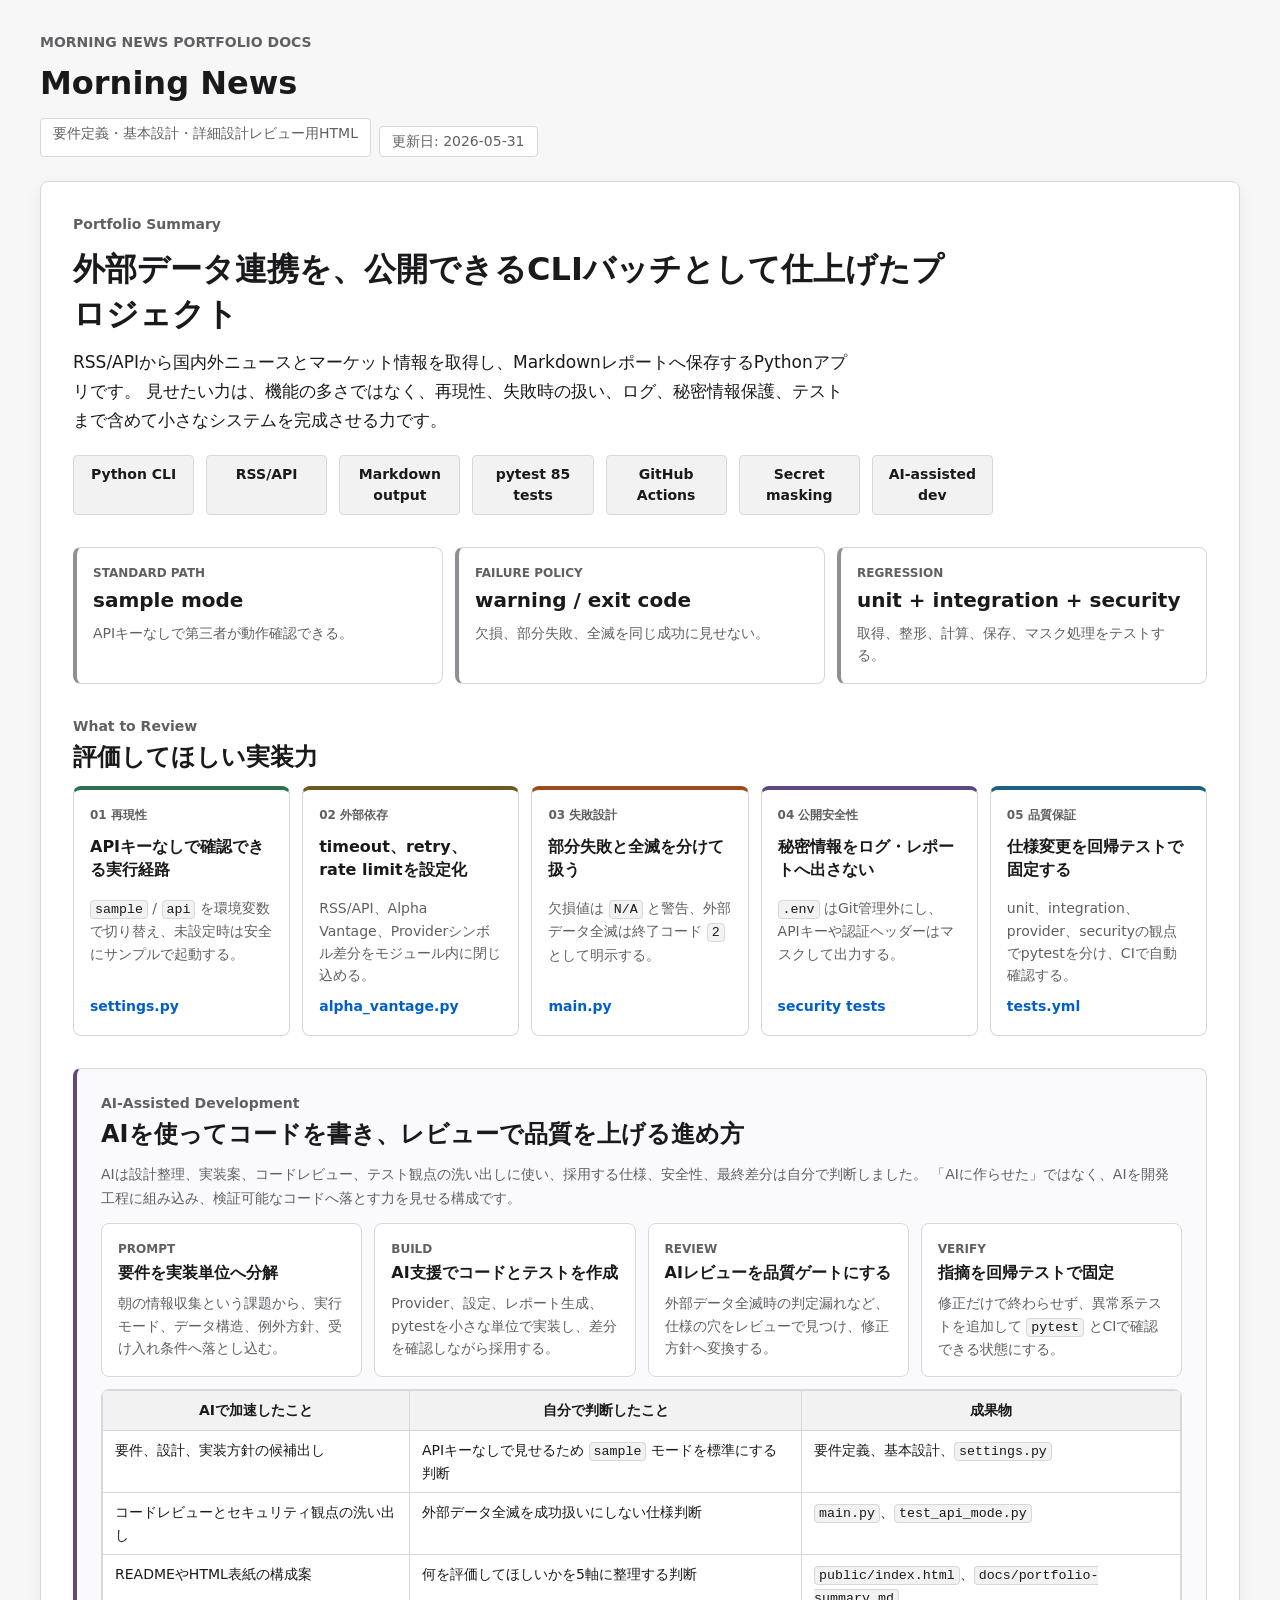
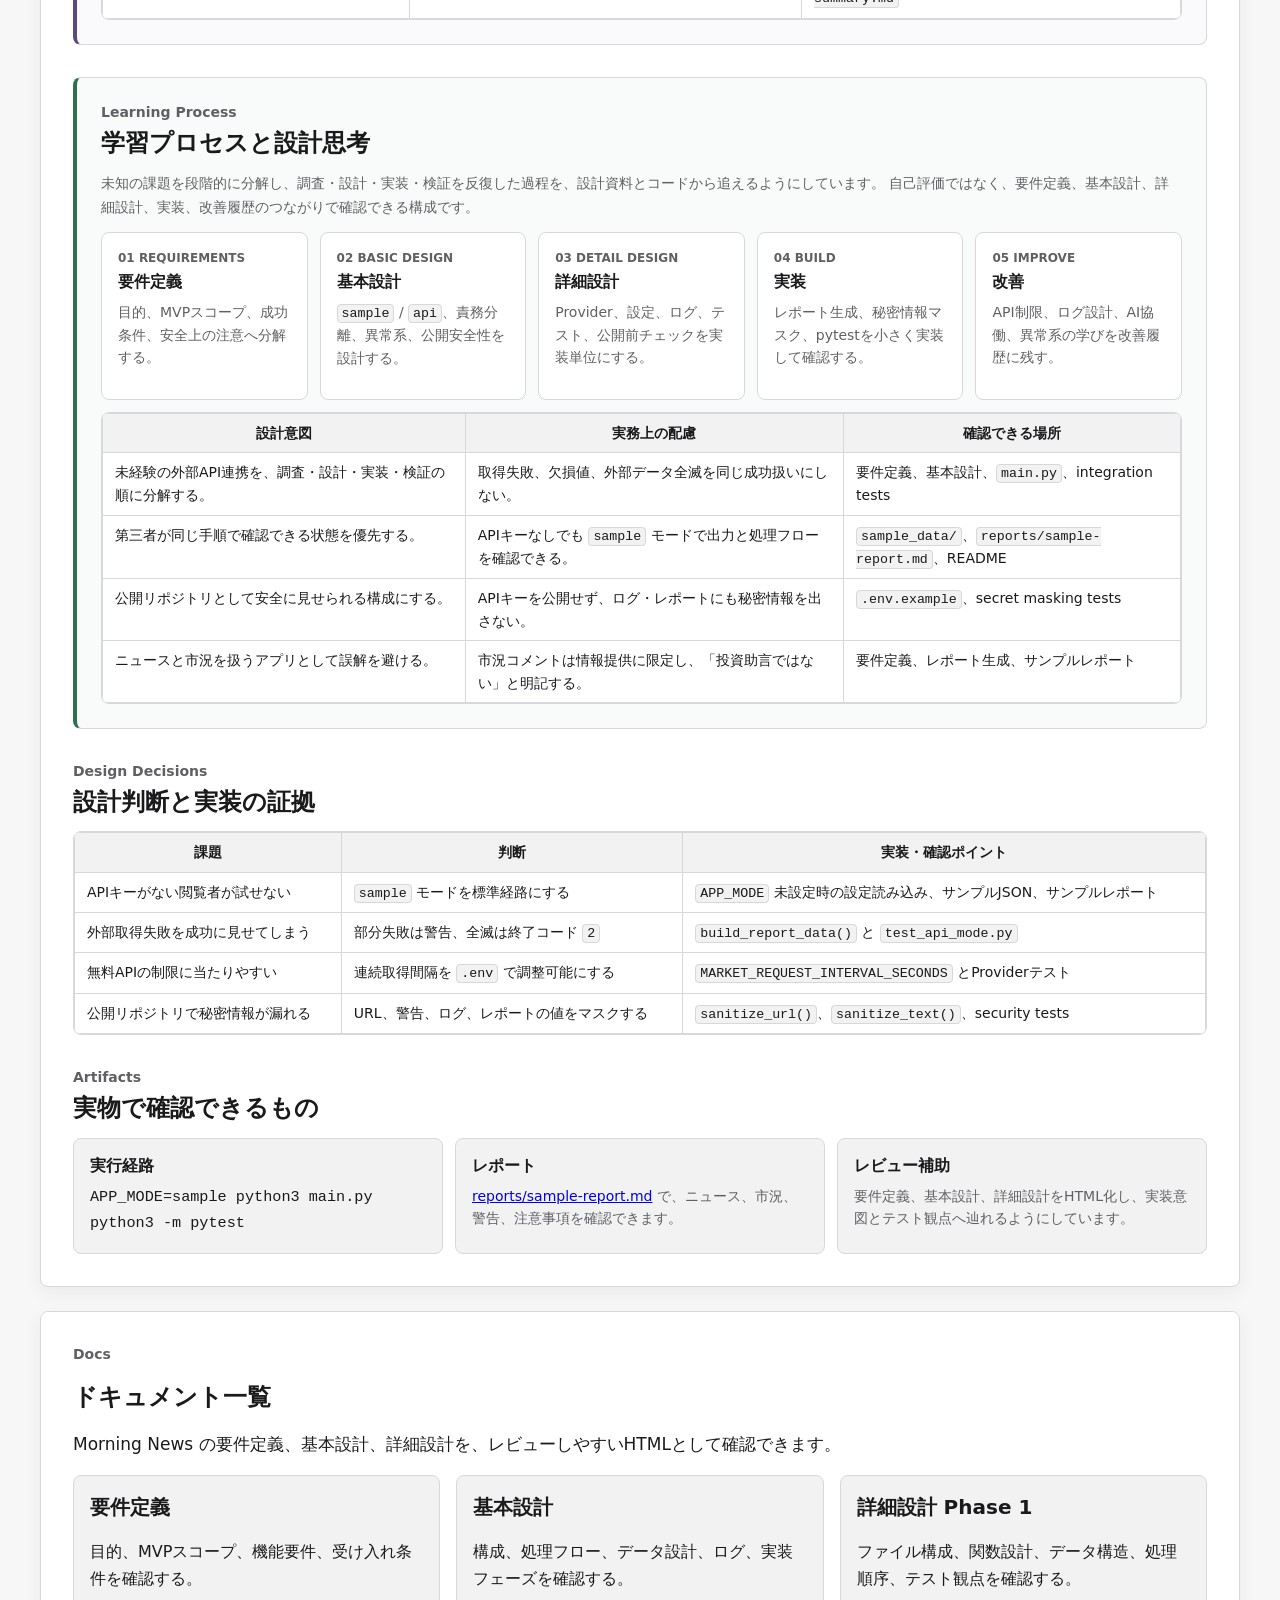
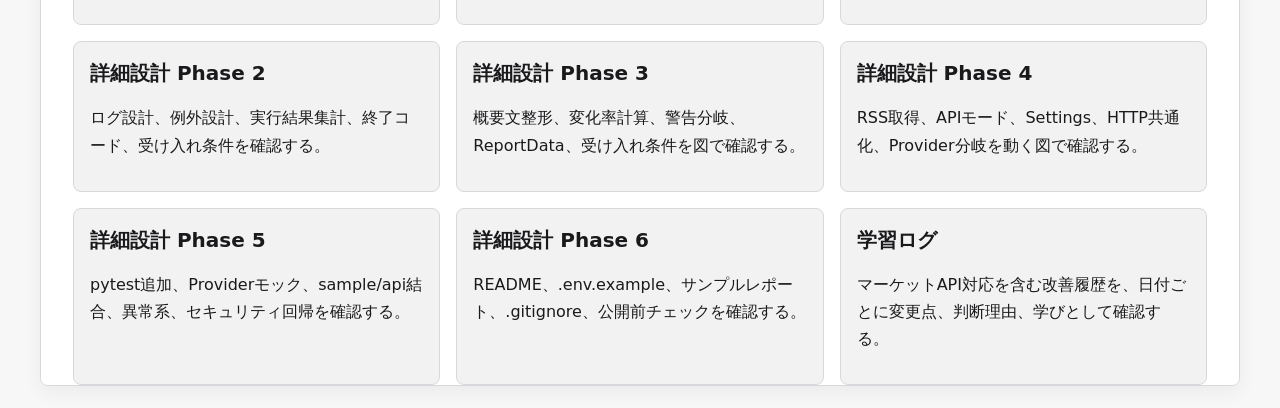
<file: public/index.html>
<!DOCTYPE html>
<html lang="ja">
  <head>
    <meta charset="UTF-8">
    <meta name="viewport" content="width=device-width, initial-scale=1.0">
    <title>Morning News</title>
    <link rel="stylesheet" href="./assets/common.css">
    <script defer src="./assets/deck-interactions.js"></script>
  </head>
  <body>
    <header class="deck-header">
      <p class="deck-label">Morning News Portfolio Docs</p>
      <h1>Morning News</h1>
      <ul class="deck-meta">
        <li>要件定義・基本設計・詳細設計レビュー用HTML</li>
        <li>更新日: 2026-05-31</li>
      </ul>
    </header>

    <main class="deck">
      <article class="slide slide-tall portfolio-hero">
        <div class="hero-copy">
          <p class="slide-index">Portfolio Summary</p>
          <h2>外部データ連携を、公開できるCLIバッチとして仕上げたプロジェクト</h2>
          <p class="lead">
            RSS/APIから国内外ニュースとマーケット情報を取得し、Markdownレポートへ保存するPythonアプリです。
            見せたい力は、機能の多さではなく、再現性、失敗時の扱い、ログ、秘密情報保護、テストまで含めて小さなシステムを完成させる力です。
          </p>
          <ul class="portfolio-tags" aria-label="技術タグ">
            <li>Python CLI</li>
            <li>RSS/API</li>
            <li>Markdown output</li>
            <li>pytest 85 tests</li>
            <li>GitHub Actions</li>
            <li>Secret masking</li>
            <li>AI-assisted dev</li>
          </ul>
        </div>

        <div class="portfolio-stats" aria-label="プロジェクト概要">
          <section>
            <span class="stat-label">Standard path</span>
            <strong>sample mode</strong>
            <p>APIキーなしで第三者が動作確認できる。</p>
          </section>
          <section>
            <span class="stat-label">Failure policy</span>
            <strong>warning / exit code</strong>
            <p>欠損、部分失敗、全滅を同じ成功に見せない。</p>
          </section>
          <section>
            <span class="stat-label">Regression</span>
            <strong>unit + integration + security</strong>
            <p>取得、整形、計算、保存、マスク処理をテストする。</p>
          </section>
        </div>

        <section class="portfolio-section">
          <div class="section-heading">
            <p class="slide-index">What to Review</p>
            <h3>評価してほしい実装力</h3>
          </div>
          <div class="capability-grid">
            <section class="capability-card capability-repro">
              <span class="capability-label">01 再現性</span>
              <h4>APIキーなしで確認できる実行経路</h4>
              <p><code>sample</code> / <code>api</code> を環境変数で切り替え、未設定時は安全にサンプルで起動する。</p>
              <a href="https://github.com/yukino-nulldebug/news/blob/main/morning-news/src/config/settings.py">settings.py</a>
            </section>
            <section class="capability-card capability-api">
              <span class="capability-label">02 外部依存</span>
              <h4>timeout、retry、rate limitを設定化</h4>
              <p>RSS/API、Alpha Vantage、Providerシンボル差分をモジュール内に閉じ込める。</p>
              <a href="https://github.com/yukino-nulldebug/news/blob/main/morning-news/src/market/providers/alpha_vantage.py">alpha_vantage.py</a>
            </section>
            <section class="capability-card capability-failure">
              <span class="capability-label">03 失敗設計</span>
              <h4>部分失敗と全滅を分けて扱う</h4>
              <p>欠損値は <code>N/A</code> と警告、外部データ全滅は終了コード <code>2</code> として明示する。</p>
              <a href="https://github.com/yukino-nulldebug/news/blob/main/morning-news/main.py">main.py</a>
            </section>
            <section class="capability-card capability-security">
              <span class="capability-label">04 公開安全性</span>
              <h4>秘密情報をログ・レポートへ出さない</h4>
              <p><code>.env</code> はGit管理外にし、APIキーや認証ヘッダーはマスクして出力する。</p>
              <a href="https://github.com/yukino-nulldebug/news/blob/main/morning-news/tests/security/test_secret_masking.py">security tests</a>
            </section>
            <section class="capability-card capability-quality">
              <span class="capability-label">05 品質保証</span>
              <h4>仕様変更を回帰テストで固定する</h4>
              <p>unit、integration、provider、securityの観点でpytestを分け、CIで自動確認する。</p>
              <a href="https://github.com/yukino-nulldebug/news/blob/main/.github/workflows/tests.yml">tests.yml</a>
            </section>
          </div>
        </section>

        <section class="portfolio-section ai-workflow">
          <div class="section-heading">
            <p class="slide-index">AI-Assisted Development</p>
            <h3>AIを使ってコードを書き、レビューで品質を上げる進め方</h3>
          </div>
          <p class="section-note">
            AIは設計整理、実装案、コードレビュー、テスト観点の洗い出しに使い、採用する仕様、安全性、最終差分は自分で判断しました。
            「AIに作らせた」ではなく、AIを開発工程に組み込み、検証可能なコードへ落とす力を見せる構成です。
          </p>
          <div class="ai-grid">
            <section class="ai-card">
              <span class="capability-label">Prompt</span>
              <h4>要件を実装単位へ分解</h4>
              <p>朝の情報収集という課題から、実行モード、データ構造、例外方針、受け入れ条件へ落とし込む。</p>
            </section>
            <section class="ai-card">
              <span class="capability-label">Build</span>
              <h4>AI支援でコードとテストを作成</h4>
              <p>Provider、設定、レポート生成、pytestを小さな単位で実装し、差分を確認しながら採用する。</p>
            </section>
            <section class="ai-card">
              <span class="capability-label">Review</span>
              <h4>AIレビューを品質ゲートにする</h4>
              <p>外部データ全滅時の判定漏れなど、仕様の穴をレビューで見つけ、修正方針へ変換する。</p>
            </section>
            <section class="ai-card">
              <span class="capability-label">Verify</span>
              <h4>指摘を回帰テストで固定</h4>
              <p>修正だけで終わらせず、異常系テストを追加して <code>pytest</code> とCIで確認できる状態にする。</p>
            </section>
          </div>
          <div class="table-wrap ai-responsibility-table">
            <table>
              <thead>
                <tr>
                  <th>AIで加速したこと</th>
                  <th>自分で判断したこと</th>
                  <th>成果物</th>
                </tr>
              </thead>
              <tbody>
                <tr>
                  <td>要件、設計、実装方針の候補出し</td>
                  <td>APIキーなしで見せるため <code>sample</code> モードを標準にする判断</td>
                  <td>要件定義、基本設計、<code>settings.py</code></td>
                </tr>
                <tr>
                  <td>コードレビューとセキュリティ観点の洗い出し</td>
                  <td>外部データ全滅を成功扱いにしない仕様判断</td>
                  <td><code>main.py</code>、<code>test_api_mode.py</code></td>
                </tr>
                <tr>
                  <td>READMEやHTML表紙の構成案</td>
                  <td>何を評価してほしいかを5軸に整理する判断</td>
                  <td><code>public/index.html</code>、<code>docs/portfolio-summary.md</code></td>
                </tr>
              </tbody>
            </table>
          </div>
        </section>

        <section class="portfolio-section learning-process">
          <div class="section-heading">
            <p class="slide-index">Learning Process</p>
            <h3>学習プロセスと設計思考</h3>
          </div>
          <p class="section-note">
            未知の課題を段階的に分解し、調査・設計・実装・検証を反復した過程を、設計資料とコードから追えるようにしています。
            自己評価ではなく、要件定義、基本設計、詳細設計、実装、改善履歴のつながりで確認できる構成です。
          </p>
          <div class="process-flow" aria-label="要件定義から改善までの流れ">
            <a class="process-step" href="../docs/requirements/要件定義.md">
              <span class="step-label">01 Requirements</span>
              <strong>要件定義</strong>
              <p>目的、MVPスコープ、成功条件、安全上の注意へ分解する。</p>
            </a>
            <a class="process-step" href="../docs/basic-design/基本設計.md">
              <span class="step-label">02 Basic Design</span>
              <strong>基本設計</strong>
              <p><code>sample</code> / <code>api</code>、責務分離、異常系、公開安全性を設計する。</p>
            </a>
            <a class="process-step" href="./pages/detail-design-phase1.html">
              <span class="step-label">03 Detail Design</span>
              <strong>詳細設計</strong>
              <p>Provider、設定、ログ、テスト、公開前チェックを実装単位にする。</p>
            </a>
            <a class="process-step" href="https://github.com/yukino-nulldebug/news/tree/main/morning-news">
              <span class="step-label">04 Build</span>
              <strong>実装</strong>
              <p>レポート生成、秘密情報マスク、pytestを小さく実装して確認する。</p>
            </a>
            <a class="process-step" href="./pages/learning.html">
              <span class="step-label">05 Improve</span>
              <strong>改善</strong>
              <p>API制限、ログ設計、AI協働、異常系の学びを改善履歴に残す。</p>
            </a>
          </div>
          <div class="table-wrap learning-table">
            <table>
              <thead>
                <tr>
                  <th>設計意図</th>
                  <th>実務上の配慮</th>
                  <th>確認できる場所</th>
                </tr>
              </thead>
              <tbody>
                <tr>
                  <td>未経験の外部API連携を、調査・設計・実装・検証の順に分解する。</td>
                  <td>取得失敗、欠損値、外部データ全滅を同じ成功扱いにしない。</td>
                  <td>要件定義、基本設計、<code>main.py</code>、integration tests</td>
                </tr>
                <tr>
                  <td>第三者が同じ手順で確認できる状態を優先する。</td>
                  <td>APIキーなしでも <code>sample</code> モードで出力と処理フローを確認できる。</td>
                  <td><code>sample_data/</code>、<code>reports/sample-report.md</code>、README</td>
                </tr>
                <tr>
                  <td>公開リポジトリとして安全に見せられる構成にする。</td>
                  <td>APIキーを公開せず、ログ・レポートにも秘密情報を出さない。</td>
                  <td><code>.env.example</code>、secret masking tests</td>
                </tr>
                <tr>
                  <td>ニュースと市況を扱うアプリとして誤解を避ける。</td>
                  <td>市況コメントは情報提供に限定し、「投資助言ではない」と明記する。</td>
                  <td>要件定義、レポート生成、サンプルレポート</td>
                </tr>
              </tbody>
            </table>
          </div>
        </section>

        <section class="portfolio-section">
          <div class="section-heading">
            <p class="slide-index">Design Decisions</p>
            <h3>設計判断と実装の証拠</h3>
          </div>
          <div class="table-wrap evidence-table">
            <table>
              <thead>
                <tr>
                  <th>課題</th>
                  <th>判断</th>
                  <th>実装・確認ポイント</th>
                </tr>
              </thead>
              <tbody>
                <tr>
                  <td>APIキーがない閲覧者が試せない</td>
                  <td><code>sample</code> モードを標準経路にする</td>
                  <td><code>APP_MODE</code> 未設定時の設定読み込み、サンプルJSON、サンプルレポート</td>
                </tr>
                <tr>
                  <td>外部取得失敗を成功に見せてしまう</td>
                  <td>部分失敗は警告、全滅は終了コード <code>2</code></td>
                  <td><code>build_report_data()</code> と <code>test_api_mode.py</code></td>
                </tr>
                <tr>
                  <td>無料APIの制限に当たりやすい</td>
                  <td>連続取得間隔を <code>.env</code> で調整可能にする</td>
                  <td><code>MARKET_REQUEST_INTERVAL_SECONDS</code> とProviderテスト</td>
                </tr>
                <tr>
                  <td>公開リポジトリで秘密情報が漏れる</td>
                  <td>URL、警告、ログ、レポートの値をマスクする</td>
                  <td><code>sanitize_url()</code>、<code>sanitize_text()</code>、security tests</td>
                </tr>
              </tbody>
            </table>
          </div>
        </section>

        <section class="portfolio-section artifact-preview">
          <div class="section-heading">
            <p class="slide-index">Artifacts</p>
            <h3>実物で確認できるもの</h3>
          </div>
          <div class="artifact-grid">
            <section class="artifact-card">
              <h4>実行経路</h4>
              <pre><code>APP_MODE=sample python3 main.py
python3 -m pytest</code></pre>
            </section>
            <section class="artifact-card">
              <h4>レポート</h4>
              <p><a href="https://github.com/yukino-nulldebug/news/blob/main/morning-news/reports/sample-report.md">reports/sample-report.md</a> で、ニュース、市況、警告、注意事項を確認できます。</p>
            </section>
            <section class="artifact-card">
              <h4>レビュー補助</h4>
              <p>要件定義、基本設計、詳細設計をHTML化し、実装意図とテスト観点へ辿れるようにしています。</p>
            </section>
          </div>
        </section>
      </article>

      <article class="slide cover">
        <p class="slide-index">Docs</p>
        <h2>ドキュメント一覧</h2>
        <p class="lead">
          Morning News の要件定義、基本設計、詳細設計を、レビューしやすいHTMLとして確認できます。
        </p>
        <div class="doc-list">
          <a class="panel doc-link" href="./pages/requirements.html">
            <h3>要件定義</h3>
            <p>目的、MVPスコープ、機能要件、受け入れ条件を確認する。</p>
          </a>
          <a class="panel doc-link" href="./pages/basic-design.html">
            <h3>基本設計</h3>
            <p>構成、処理フロー、データ設計、ログ、実装フェーズを確認する。</p>
          </a>
          <a class="panel doc-link" href="./pages/detail-design-phase1.html">
            <h3>詳細設計 Phase 1</h3>
            <p>ファイル構成、関数設計、データ構造、処理順序、テスト観点を確認する。</p>
          </a>
          <a class="panel doc-link" href="./pages/detail-design-phase2.html">
            <h3>詳細設計 Phase 2</h3>
            <p>ログ設計、例外設計、実行結果集計、終了コード、受け入れ条件を確認する。</p>
          </a>
          <a class="panel doc-link" href="./pages/detail-design-phase3.html">
            <h3>詳細設計 Phase 3</h3>
            <p>概要文整形、変化率計算、警告分岐、ReportData、受け入れ条件を図で確認する。</p>
          </a>
          <a class="panel doc-link" href="./pages/detail-design-phase4.html">
            <h3>詳細設計 Phase 4</h3>
            <p>RSS取得、APIモード、Settings、HTTP共通化、Provider分岐を動く図で確認する。</p>
          </a>
          <a class="panel doc-link" href="./pages/detail-design-phase5.html">
            <h3>詳細設計 Phase 5</h3>
            <p>pytest追加、Providerモック、sample/api結合、異常系、セキュリティ回帰を確認する。</p>
          </a>
          <a class="panel doc-link" href="./pages/detail-design-phase6.html">
            <h3>詳細設計 Phase 6</h3>
            <p>README、.env.example、サンプルレポート、.gitignore、公開前チェックを確認する。</p>
          </a>
          <a class="panel doc-link" href="./pages/learning.html">
            <h3>学習ログ</h3>
            <p>マーケットAPI対応を含む改善履歴を、日付ごとに変更点、判断理由、学びとして確認する。</p>
          </a>
        </div>
      </article>
    </main>
  </body>
</html>
</file>
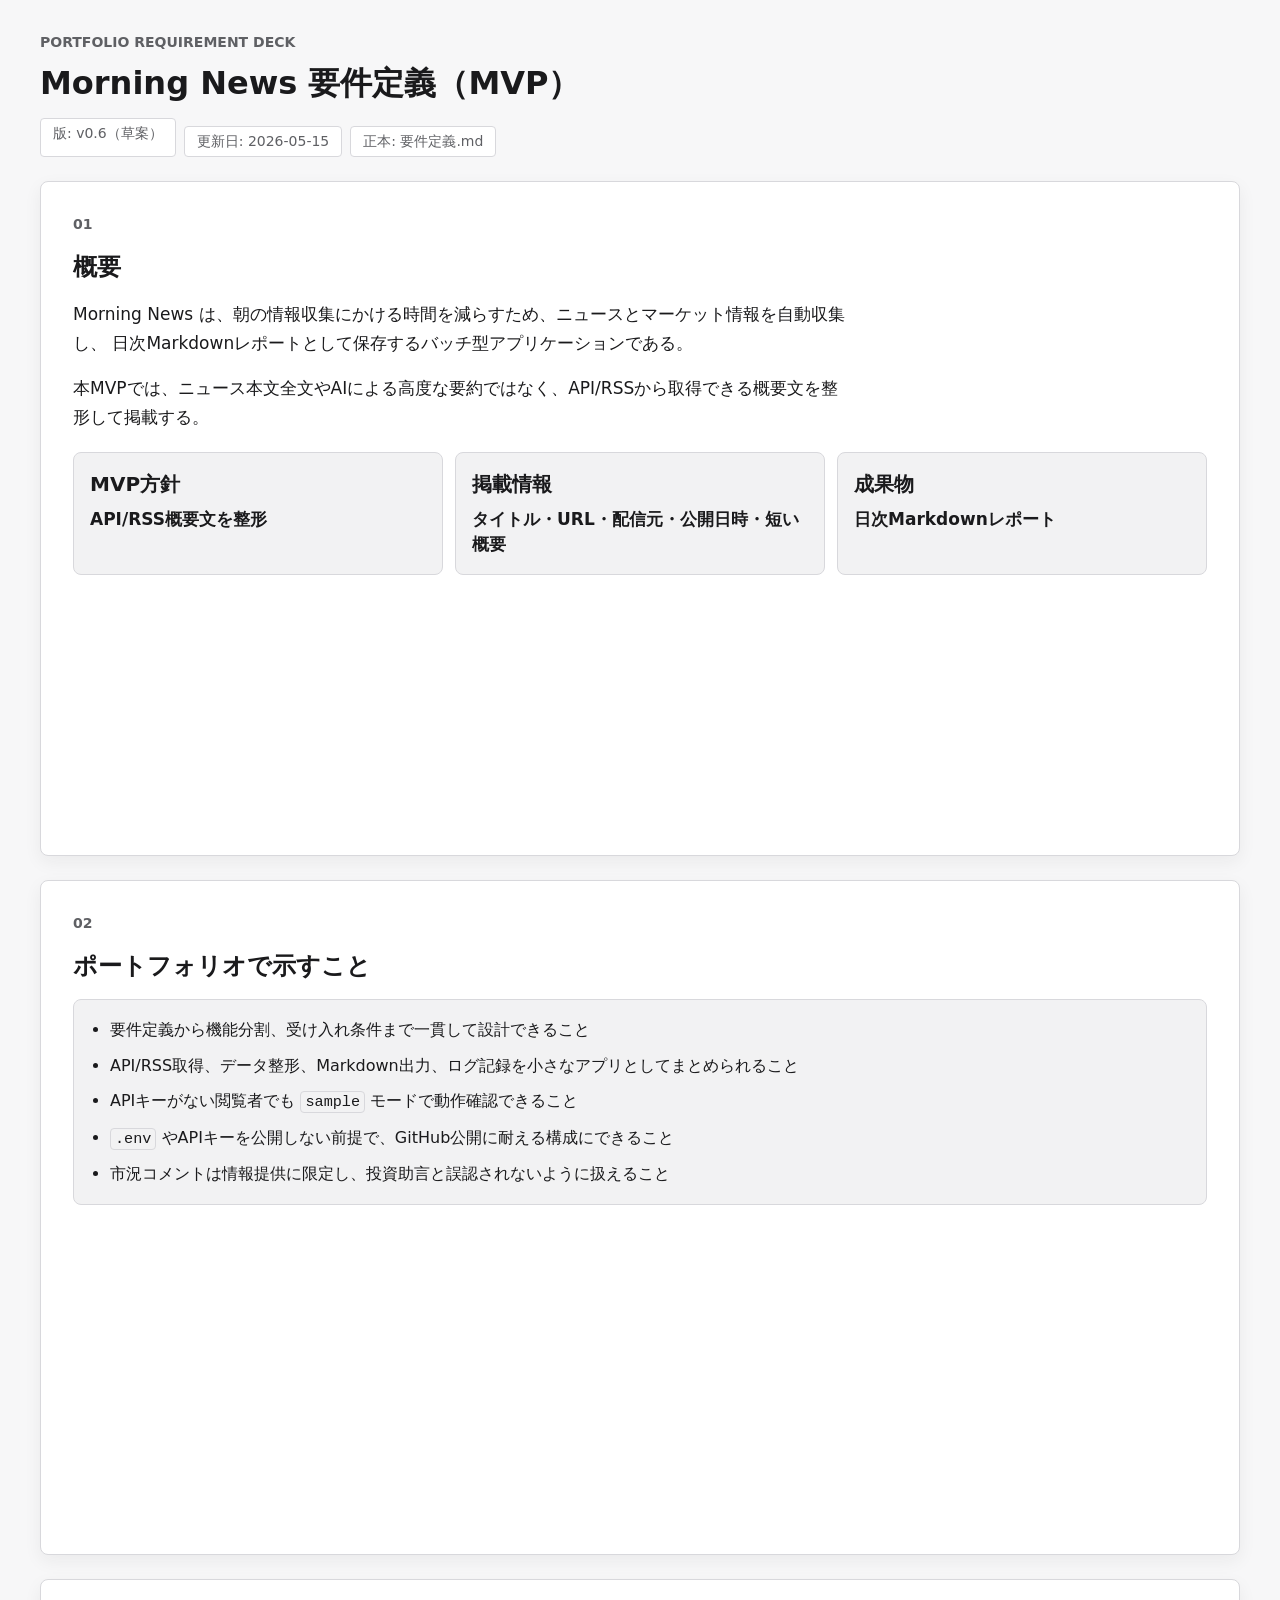
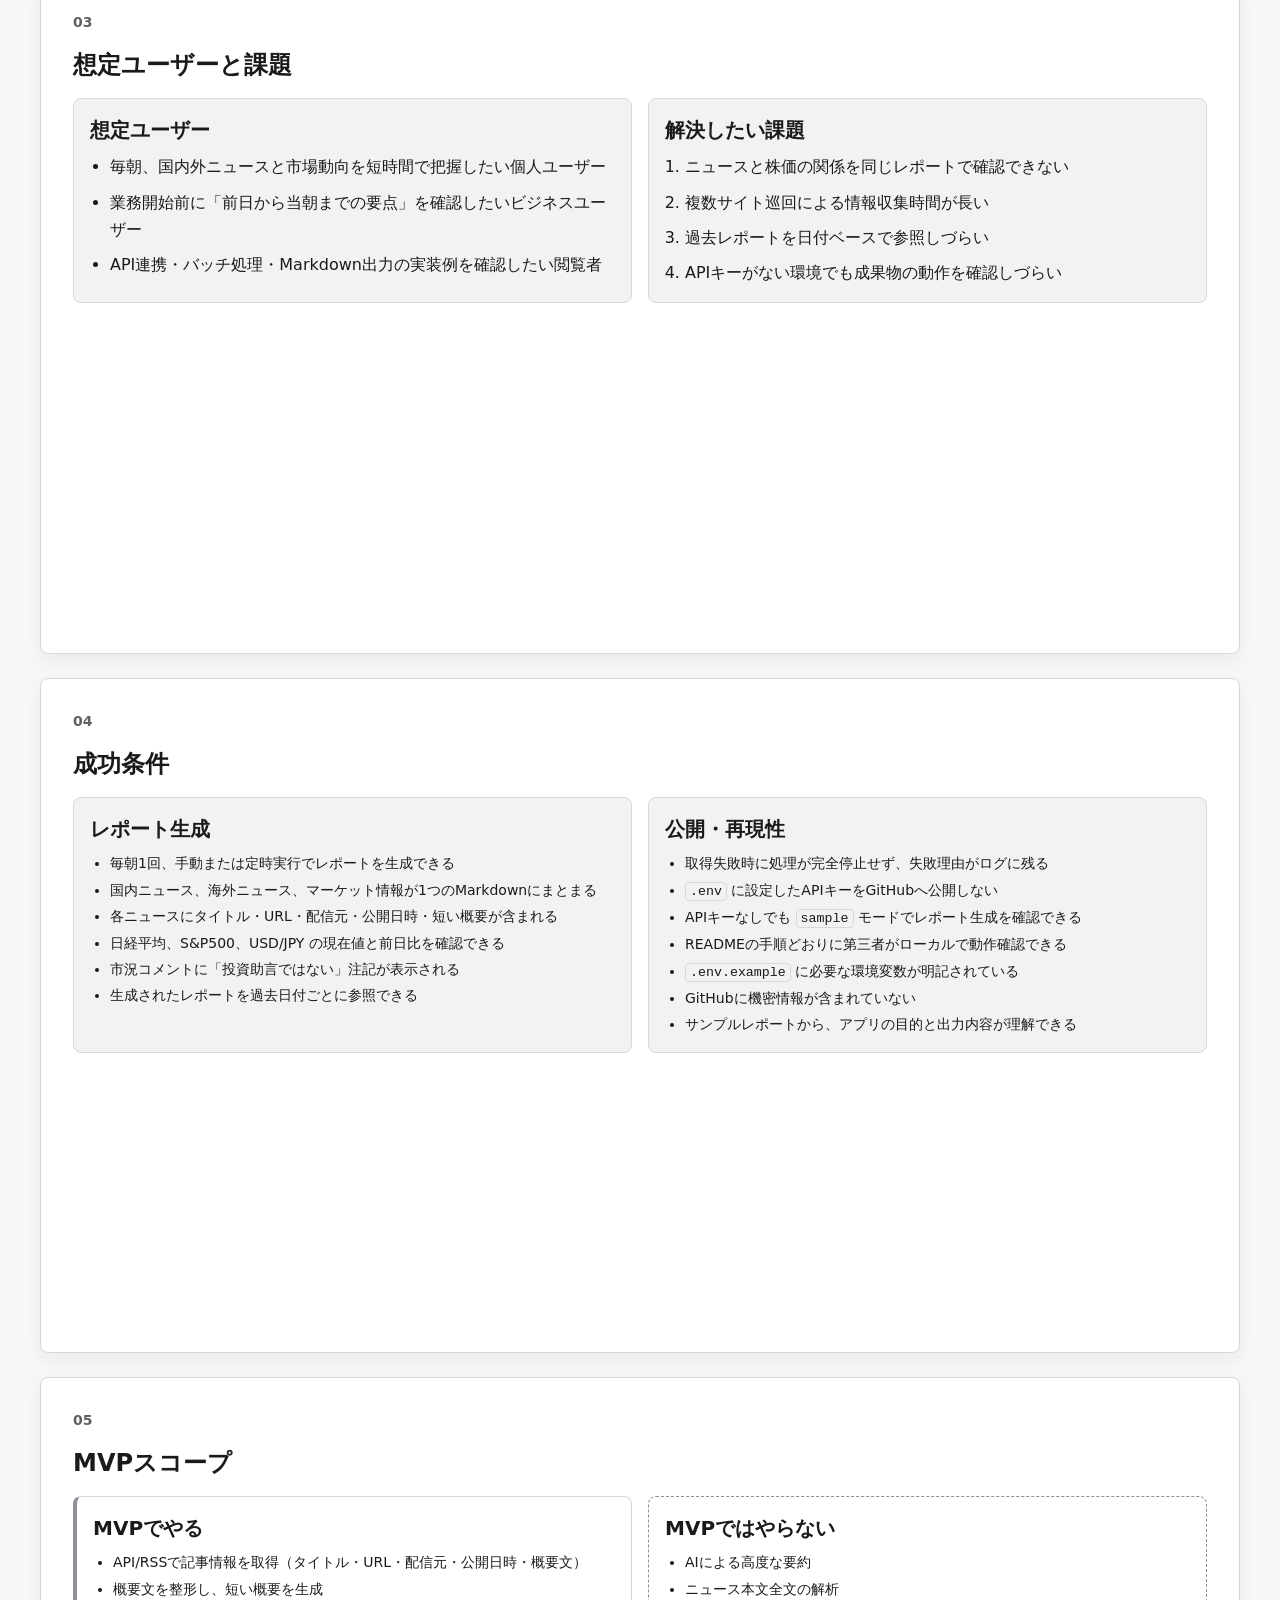
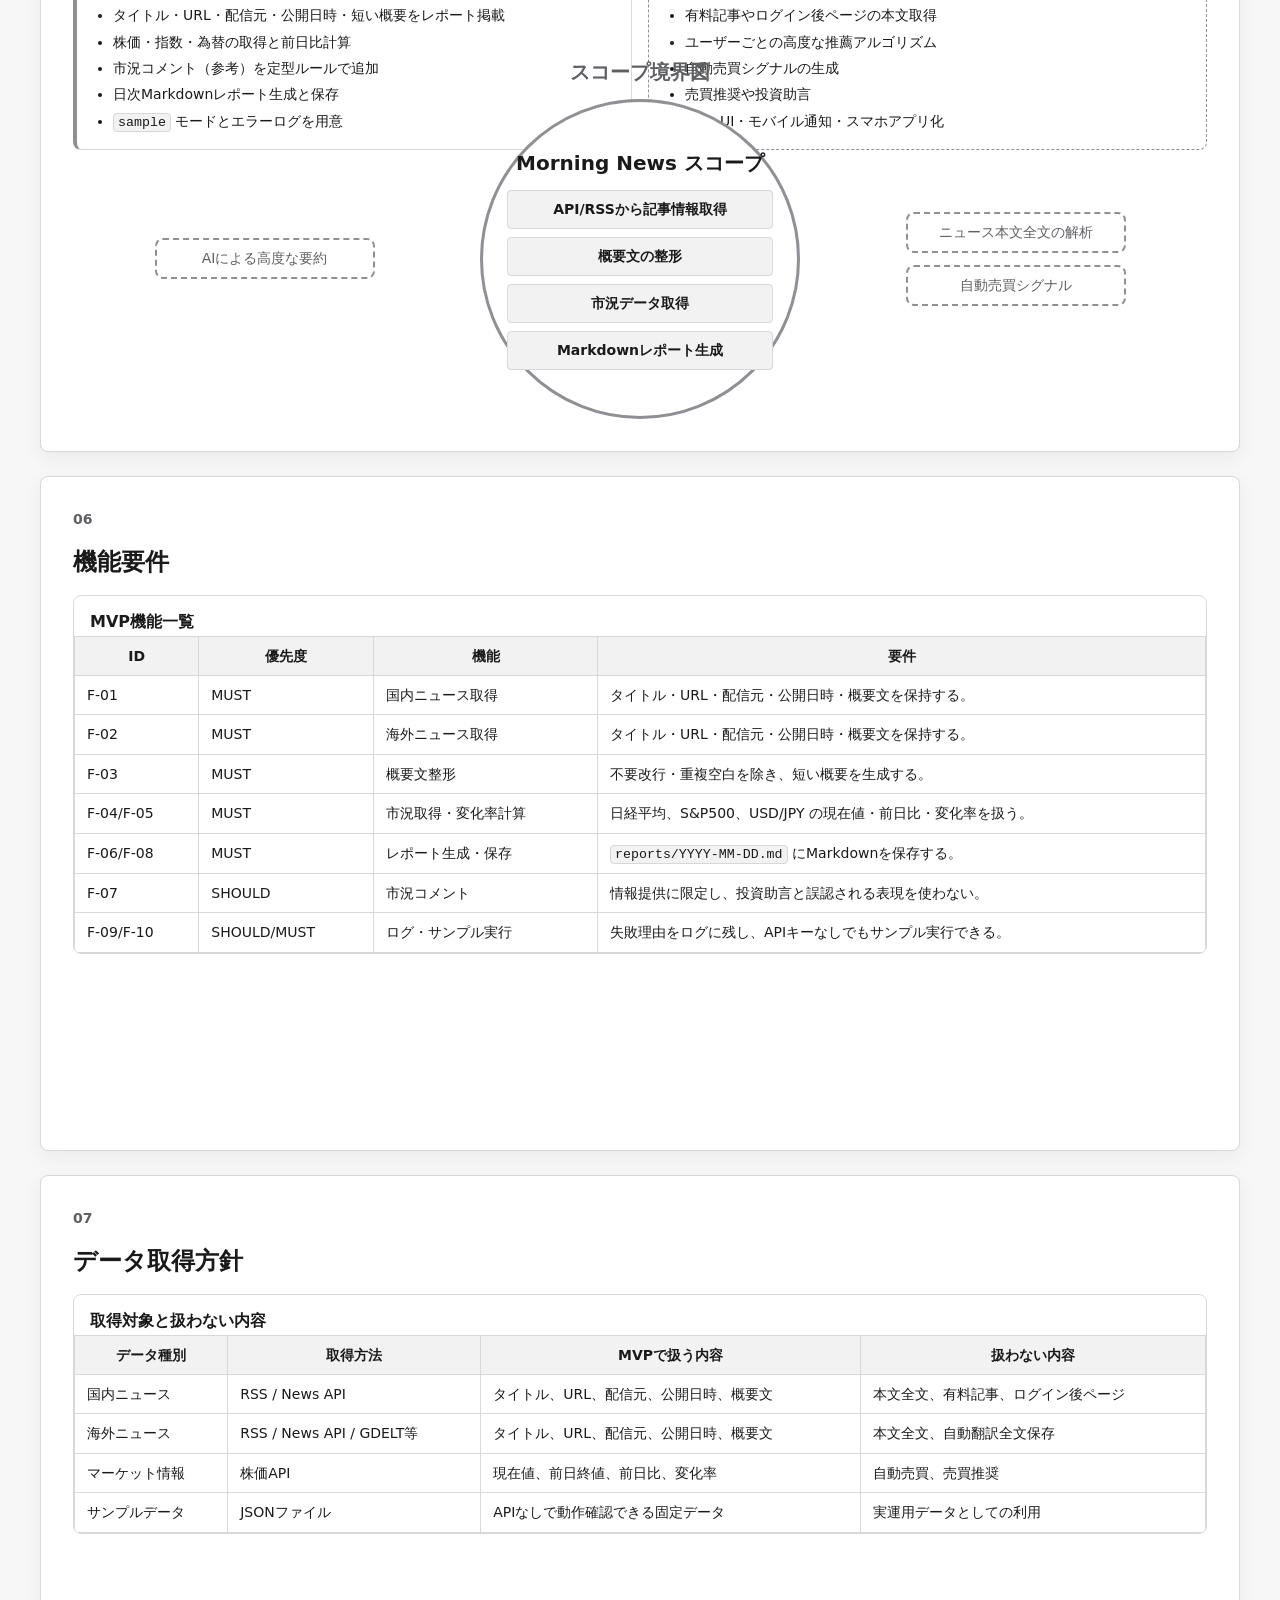
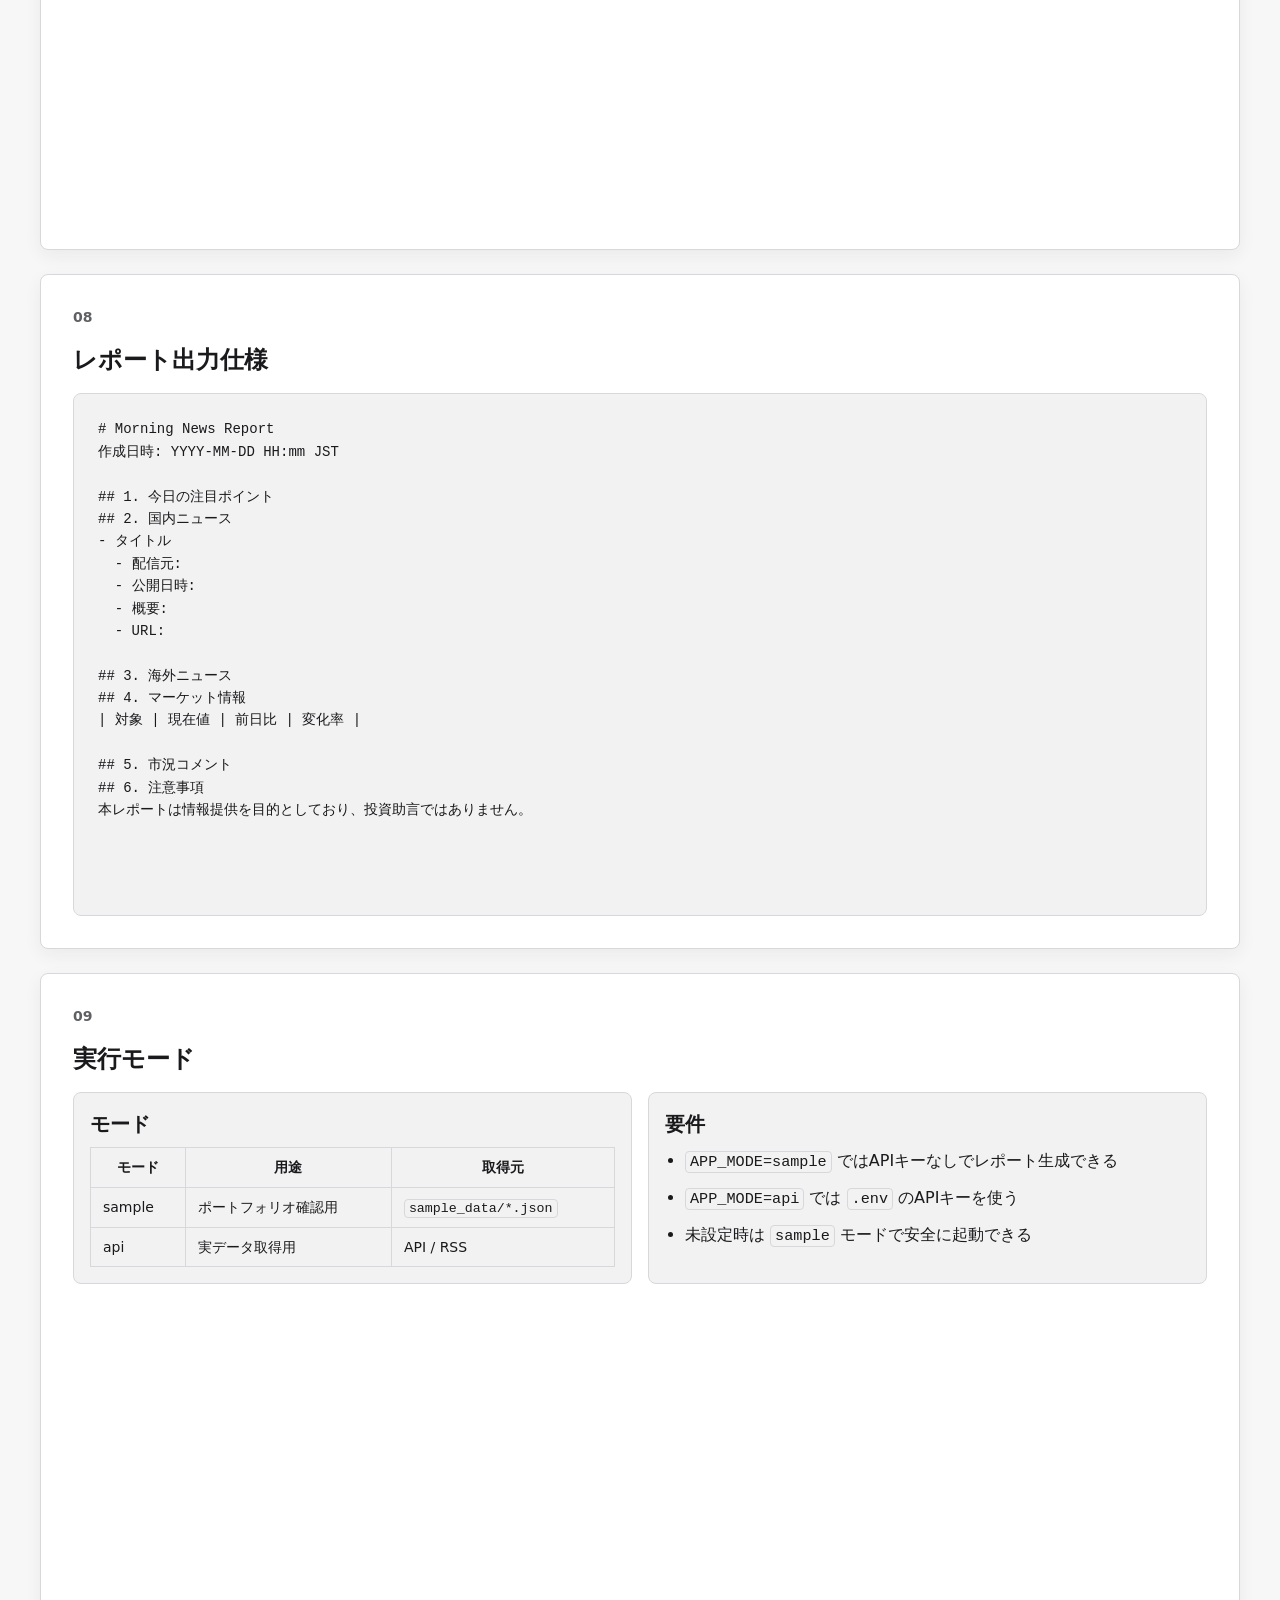
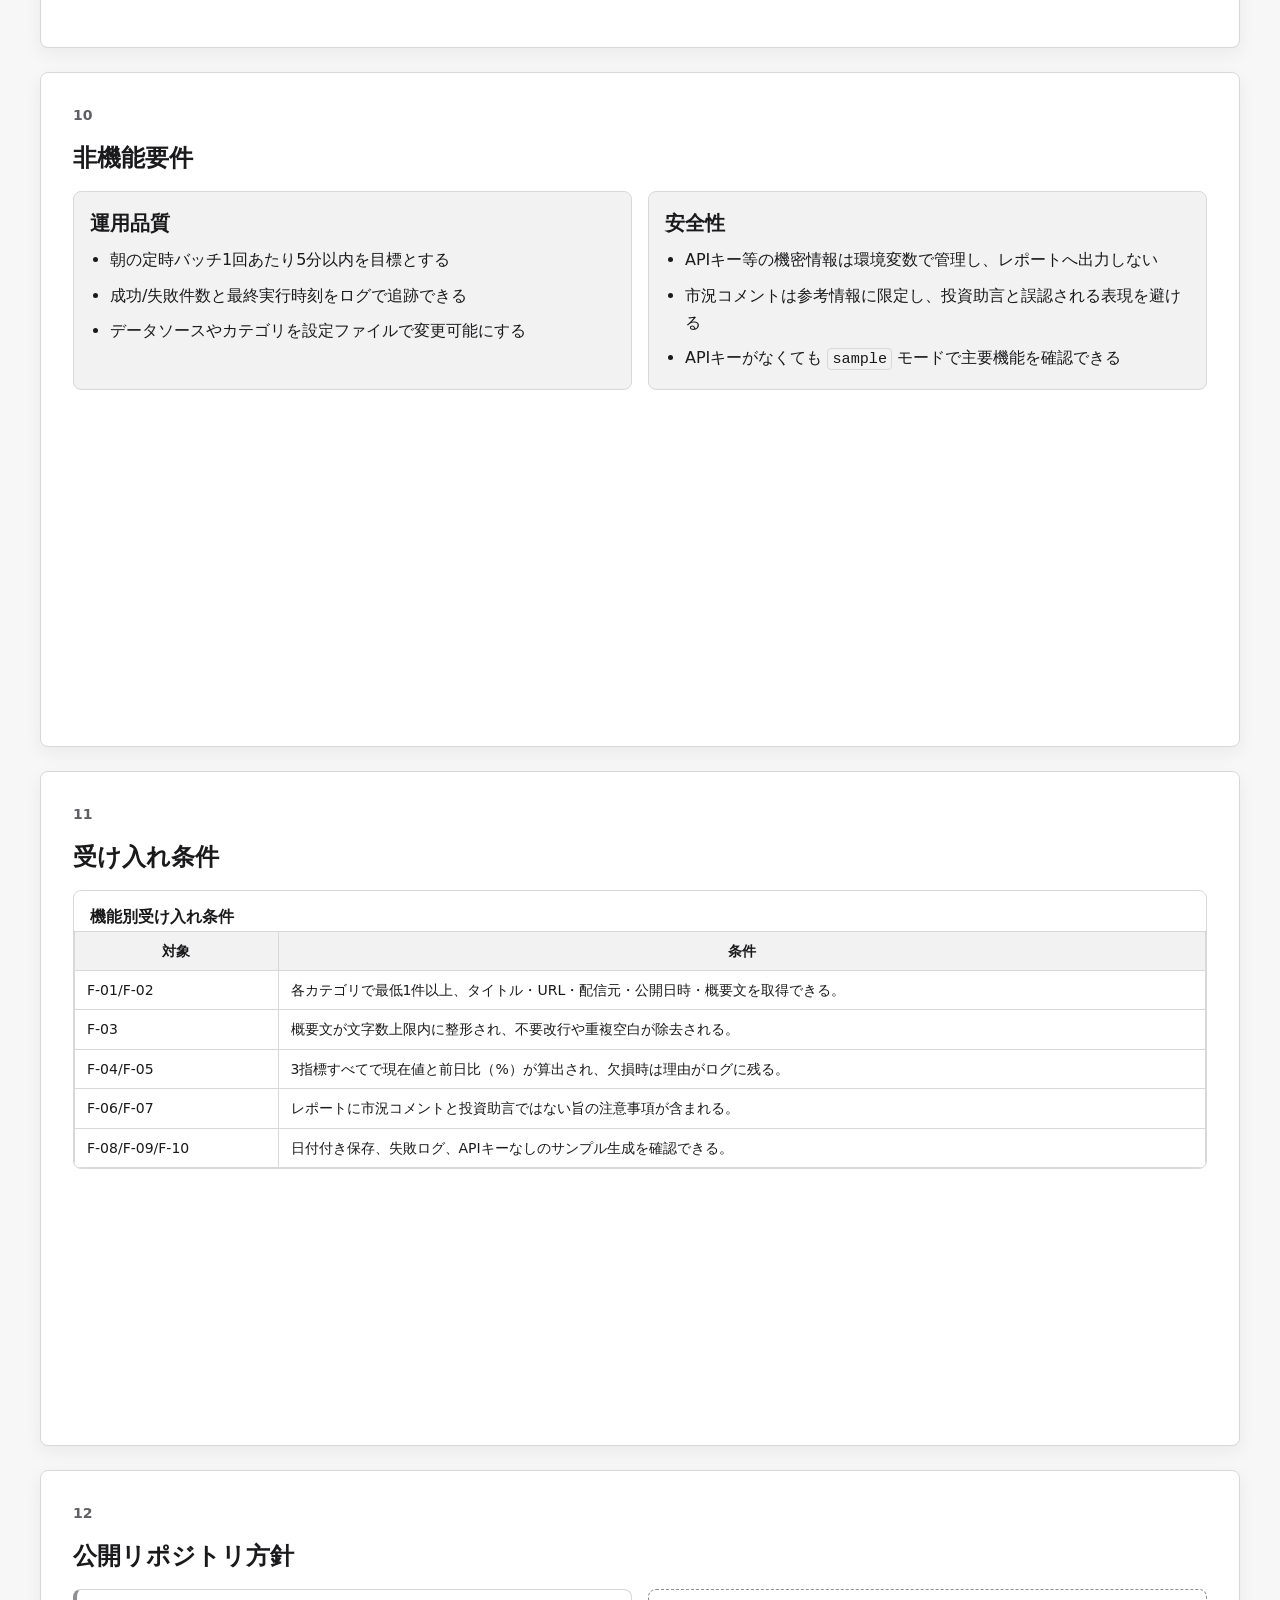
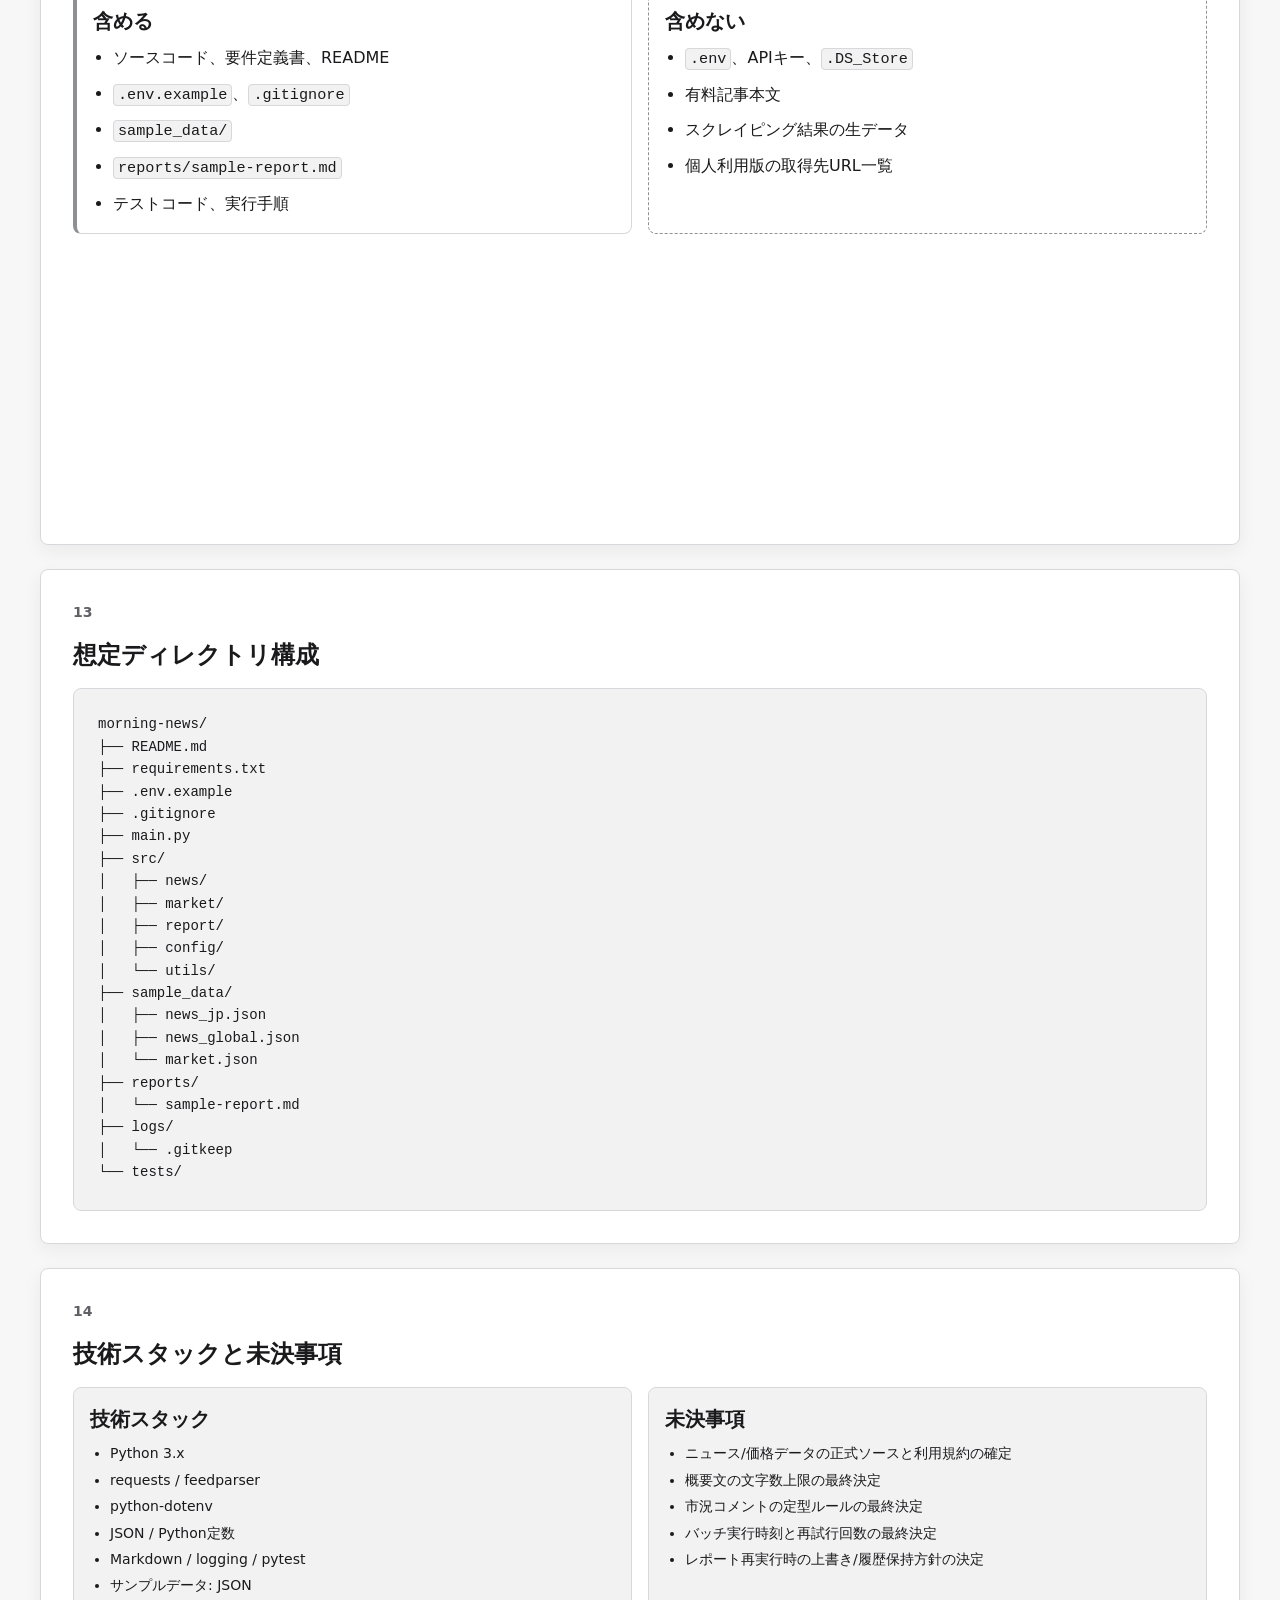
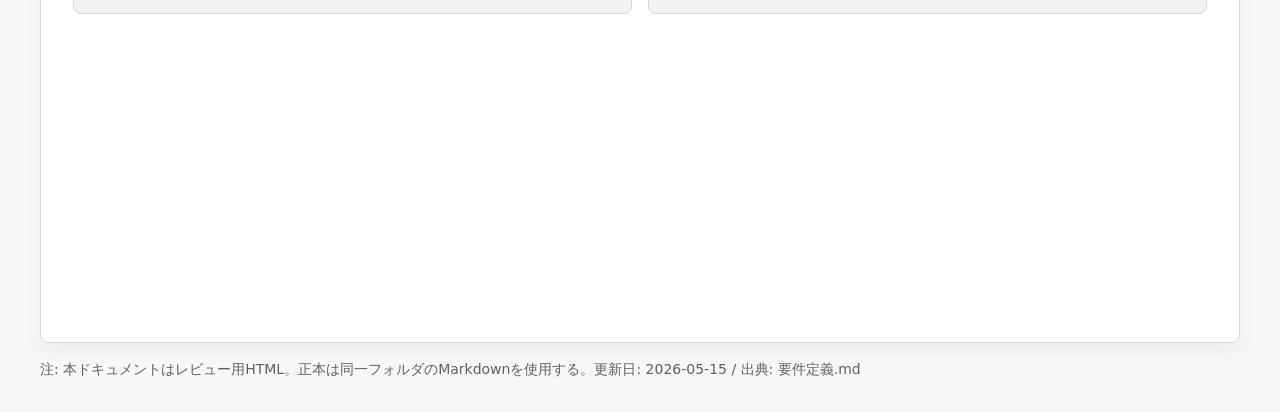
<file: 要件定義.html>
<!DOCTYPE html>
<html lang="ja">
  <head>
    <meta charset="UTF-8">
    <meta name="viewport" content="width=device-width, initial-scale=1.0">
    <title>Morning News 要件定義</title>
    <link rel="stylesheet" href="./要件定義.css">
  </head>
  <body>
    <header class="deck-header">
      <p class="deck-label">Portfolio Requirement Deck</p>
      <h1>Morning News 要件定義（MVP）</h1>
      <ul class="deck-meta">
        <li>版: v0.6（草案）</li>
        <li>更新日: 2026-05-15</li>
        <li>正本: 要件定義.md</li>
      </ul>
    </header>

    <main class="deck">
      <article class="slide cover" id="slide-01">
        <p class="slide-index">01</p>
        <h2>概要</h2>
        <p class="lead">
          Morning News は、朝の情報収集にかける時間を減らすため、ニュースとマーケット情報を自動収集し、
          日次Markdownレポートとして保存するバッチ型アプリケーションである。
        </p>
        <p class="lead">
          本MVPでは、ニュース本文全文やAIによる高度な要約ではなく、API/RSSから取得できる概要文を整形して掲載する。
        </p>
        <div class="highlights">
          <section class="highlight">
            <h3>MVP方針</h3>
            <p>API/RSS概要文を整形</p>
          </section>
          <section class="highlight">
            <h3>掲載情報</h3>
            <p>タイトル・URL・配信元・公開日時・短い概要</p>
          </section>
          <section class="highlight">
            <h3>成果物</h3>
            <p>日次Markdownレポート</p>
          </section>
        </div>
      </article>

      <article class="slide" id="slide-02">
        <p class="slide-index">02</p>
        <h2>ポートフォリオで示すこと</h2>
        <section class="panel">
          <ul>
            <li>要件定義から機能分割、受け入れ条件まで一貫して設計できること</li>
            <li>API/RSS取得、データ整形、Markdown出力、ログ記録を小さなアプリとしてまとめられること</li>
            <li>APIキーがない閲覧者でも <code>sample</code> モードで動作確認できること</li>
            <li><code>.env</code> やAPIキーを公開しない前提で、GitHub公開に耐える構成にできること</li>
            <li>市況コメントは情報提供に限定し、投資助言と誤認されないように扱えること</li>
          </ul>
        </section>
      </article>

      <article class="slide" id="slide-03">
        <p class="slide-index">03</p>
        <h2>想定ユーザーと課題</h2>
        <div class="two-col">
          <section class="panel">
            <h3>想定ユーザー</h3>
            <ul>
              <li>毎朝、国内外ニュースと市場動向を短時間で把握したい個人ユーザー</li>
              <li>業務開始前に「前日から当朝までの要点」を確認したいビジネスユーザー</li>
              <li>API連携・バッチ処理・Markdown出力の実装例を確認したい閲覧者</li>
            </ul>
          </section>
          <section class="panel">
            <h3>解決したい課題</h3>
            <ol>
              <li>ニュースと株価の関係を同じレポートで確認できない</li>
              <li>複数サイト巡回による情報収集時間が長い</li>
              <li>過去レポートを日付ベースで参照しづらい</li>
              <li>APIキーがない環境でも成果物の動作を確認しづらい</li>
            </ol>
          </section>
        </div>
      </article>

      <article class="slide" id="slide-04">
        <p class="slide-index">04</p>
        <h2>成功条件</h2>
        <div class="two-col">
          <section class="panel">
            <h3>レポート生成</h3>
            <ul class="compact-list">
              <li>毎朝1回、手動または定時実行でレポートを生成できる</li>
              <li>国内ニュース、海外ニュース、マーケット情報が1つのMarkdownにまとまる</li>
              <li>各ニュースにタイトル・URL・配信元・公開日時・短い概要が含まれる</li>
              <li>日経平均、S&amp;P500、USD/JPY の現在値と前日比を確認できる</li>
              <li>市況コメントに「投資助言ではない」注記が表示される</li>
              <li>生成されたレポートを過去日付ごとに参照できる</li>
            </ul>
          </section>
          <section class="panel">
            <h3>公開・再現性</h3>
            <ul class="compact-list">
              <li>取得失敗時に処理が完全停止せず、失敗理由がログに残る</li>
              <li><code>.env</code> に設定したAPIキーをGitHubへ公開しない</li>
              <li>APIキーなしでも <code>sample</code> モードでレポート生成を確認できる</li>
              <li>READMEの手順どおりに第三者がローカルで動作確認できる</li>
              <li><code>.env.example</code> に必要な環境変数が明記されている</li>
              <li>GitHubに機密情報が含まれていない</li>
              <li>サンプルレポートから、アプリの目的と出力内容が理解できる</li>
            </ul>
          </section>
        </div>
      </article>

      <article class="slide" id="slide-05">
        <p class="slide-index">05</p>
        <h2>MVPスコープ</h2>
        <div class="two-col">
          <section class="panel panel-in">
            <h3>MVPでやる</h3>
            <ul class="compact-list">
              <li>API/RSSで記事情報を取得（タイトル・URL・配信元・公開日時・概要文）</li>
              <li>概要文を整形し、短い概要を生成</li>
              <li>タイトル・URL・配信元・公開日時・短い概要をレポート掲載</li>
              <li>株価・指数・為替の取得と前日比計算</li>
              <li>市況コメント（参考）を定型ルールで追加</li>
              <li>日次Markdownレポート生成と保存</li>
              <li><code>sample</code> モードとエラーログを用意</li>
            </ul>
          </section>
          <section class="panel panel-out">
            <h3>MVPではやらない</h3>
            <ul class="compact-list">
              <li>AIによる高度な要約</li>
              <li>ニュース本文全文の解析</li>
              <li>有料記事やログイン後ページの本文取得</li>
              <li>ユーザーごとの高度な推薦アルゴリズム</li>
              <li>自動売買シグナルの生成</li>
              <li>売買推奨や投資助言</li>
              <li>Web UI・モバイル通知・スマホアプリ化</li>
            </ul>
          </section>
        </div>
        <div class="scope-diagram">
          <h3>スコープ境界図</h3>
          <div class="scope-diagram-row">
            <div class="outside-area outside-left">
              <div class="outside-item">AIによる高度な要約</div>
            </div>
            <div class="scope-boundary">
              <p class="scope-title">Morning News スコープ</p>
              <ul class="inside-list">
                <li>API/RSSから記事情報取得</li>
                <li>概要文の整形</li>
                <li>市況データ取得</li>
                <li>Markdownレポート生成</li>
              </ul>
            </div>
            <div class="outside-area outside-right">
              <div class="outside-item">ニュース本文全文の解析</div>
              <div class="outside-item">自動売買シグナル</div>
            </div>
          </div>
        </div>
      </article>

      <article class="slide" id="slide-06">
        <p class="slide-index">06</p>
        <h2>機能要件</h2>
        <div class="table-wrap">
          <table>
            <caption>MVP機能一覧</caption>
            <thead>
              <tr>
                <th>ID</th>
                <th>優先度</th>
                <th>機能</th>
                <th>要件</th>
              </tr>
            </thead>
            <tbody>
              <tr>
                <td>F-01</td>
                <td>MUST</td>
                <td>国内ニュース取得</td>
                <td>タイトル・URL・配信元・公開日時・概要文を保持する。</td>
              </tr>
              <tr>
                <td>F-02</td>
                <td>MUST</td>
                <td>海外ニュース取得</td>
                <td>タイトル・URL・配信元・公開日時・概要文を保持する。</td>
              </tr>
              <tr>
                <td>F-03</td>
                <td>MUST</td>
                <td>概要文整形</td>
                <td>不要改行・重複空白を除き、短い概要を生成する。</td>
              </tr>
              <tr>
                <td>F-04/F-05</td>
                <td>MUST</td>
                <td>市況取得・変化率計算</td>
                <td>日経平均、S&amp;P500、USD/JPY の現在値・前日比・変化率を扱う。</td>
              </tr>
              <tr>
                <td>F-06/F-08</td>
                <td>MUST</td>
                <td>レポート生成・保存</td>
                <td><code>reports/YYYY-MM-DD.md</code> にMarkdownを保存する。</td>
              </tr>
              <tr>
                <td>F-07</td>
                <td>SHOULD</td>
                <td>市況コメント</td>
                <td>情報提供に限定し、投資助言と誤認される表現を使わない。</td>
              </tr>
              <tr>
                <td>F-09/F-10</td>
                <td>SHOULD/MUST</td>
                <td>ログ・サンプル実行</td>
                <td>失敗理由をログに残し、APIキーなしでもサンプル実行できる。</td>
              </tr>
            </tbody>
          </table>
        </div>
      </article>

      <article class="slide" id="slide-07">
        <p class="slide-index">07</p>
        <h2>データ取得方針</h2>
        <div class="table-wrap">
          <table>
            <caption>取得対象と扱わない内容</caption>
            <thead>
              <tr>
                <th>データ種別</th>
                <th>取得方法</th>
                <th>MVPで扱う内容</th>
                <th>扱わない内容</th>
              </tr>
            </thead>
            <tbody>
              <tr>
                <td>国内ニュース</td>
                <td>RSS / News API</td>
                <td>タイトル、URL、配信元、公開日時、概要文</td>
                <td>本文全文、有料記事、ログイン後ページ</td>
              </tr>
              <tr>
                <td>海外ニュース</td>
                <td>RSS / News API / GDELT等</td>
                <td>タイトル、URL、配信元、公開日時、概要文</td>
                <td>本文全文、自動翻訳全文保存</td>
              </tr>
              <tr>
                <td>マーケット情報</td>
                <td>株価API</td>
                <td>現在値、前日終値、前日比、変化率</td>
                <td>自動売買、売買推奨</td>
              </tr>
              <tr>
                <td>サンプルデータ</td>
                <td>JSONファイル</td>
                <td>APIなしで動作確認できる固定データ</td>
                <td>実運用データとしての利用</td>
              </tr>
            </tbody>
          </table>
        </div>
      </article>

      <article class="slide" id="slide-08">
        <p class="slide-index">08</p>
        <h2>レポート出力仕様</h2>
        <div class="code-preview">
          <pre><code># Morning News Report
作成日時: YYYY-MM-DD HH:mm JST

## 1. 今日の注目ポイント
## 2. 国内ニュース
- タイトル
  - 配信元:
  - 公開日時:
  - 概要:
  - URL:

## 3. 海外ニュース
## 4. マーケット情報
| 対象 | 現在値 | 前日比 | 変化率 |

## 5. 市況コメント
## 6. 注意事項
本レポートは情報提供を目的としており、投資助言ではありません。</code></pre>
        </div>
      </article>

      <article class="slide" id="slide-09">
        <p class="slide-index">09</p>
        <h2>実行モード</h2>
        <div class="two-col">
          <section class="panel">
            <h3>モード</h3>
            <table class="mini-table">
              <thead>
                <tr>
                  <th>モード</th>
                  <th>用途</th>
                  <th>取得元</th>
                </tr>
              </thead>
              <tbody>
                <tr>
                  <td>sample</td>
                  <td>ポートフォリオ確認用</td>
                  <td><code>sample_data/*.json</code></td>
                </tr>
                <tr>
                  <td>api</td>
                  <td>実データ取得用</td>
                  <td>API / RSS</td>
                </tr>
              </tbody>
            </table>
          </section>
          <section class="panel">
            <h3>要件</h3>
            <ul>
              <li><code>APP_MODE=sample</code> ではAPIキーなしでレポート生成できる</li>
              <li><code>APP_MODE=api</code> では <code>.env</code> のAPIキーを使う</li>
              <li>未設定時は <code>sample</code> モードで安全に起動できる</li>
            </ul>
          </section>
        </div>
      </article>

      <article class="slide" id="slide-10">
        <p class="slide-index">10</p>
        <h2>非機能要件</h2>
        <div class="two-col">
          <section class="panel">
            <h3>運用品質</h3>
            <ul>
              <li>朝の定時バッチ1回あたり5分以内を目標とする</li>
              <li>成功/失敗件数と最終実行時刻をログで追跡できる</li>
              <li>データソースやカテゴリを設定ファイルで変更可能にする</li>
            </ul>
          </section>
          <section class="panel">
            <h3>安全性</h3>
            <ul>
              <li>APIキー等の機密情報は環境変数で管理し、レポートへ出力しない</li>
              <li>市況コメントは参考情報に限定し、投資助言と誤認される表現を避ける</li>
              <li>APIキーがなくても <code>sample</code> モードで主要機能を確認できる</li>
            </ul>
          </section>
        </div>
      </article>

      <article class="slide" id="slide-11">
        <p class="slide-index">11</p>
        <h2>受け入れ条件</h2>
        <div class="table-wrap">
          <table>
            <caption>機能別受け入れ条件</caption>
            <thead>
              <tr>
                <th>対象</th>
                <th>条件</th>
              </tr>
            </thead>
            <tbody>
              <tr>
                <td>F-01/F-02</td>
                <td>各カテゴリで最低1件以上、タイトル・URL・配信元・公開日時・概要文を取得できる。</td>
              </tr>
              <tr>
                <td>F-03</td>
                <td>概要文が文字数上限内に整形され、不要改行や重複空白が除去される。</td>
              </tr>
              <tr>
                <td>F-04/F-05</td>
                <td>3指標すべてで現在値と前日比（%）が算出され、欠損時は理由がログに残る。</td>
              </tr>
              <tr>
                <td>F-06/F-07</td>
                <td>レポートに市況コメントと投資助言ではない旨の注意事項が含まれる。</td>
              </tr>
              <tr>
                <td>F-08/F-09/F-10</td>
                <td>日付付き保存、失敗ログ、APIキーなしのサンプル生成を確認できる。</td>
              </tr>
            </tbody>
          </table>
        </div>
      </article>

      <article class="slide" id="slide-12">
        <p class="slide-index">12</p>
        <h2>公開リポジトリ方針</h2>
        <div class="two-col">
          <section class="panel panel-in">
            <h3>含める</h3>
            <ul>
              <li>ソースコード、要件定義書、README</li>
              <li><code>.env.example</code>、<code>.gitignore</code></li>
              <li><code>sample_data/</code></li>
              <li><code>reports/sample-report.md</code></li>
              <li>テストコード、実行手順</li>
            </ul>
          </section>
          <section class="panel panel-out">
            <h3>含めない</h3>
            <ul>
              <li><code>.env</code>、APIキー、<code>.DS_Store</code></li>
              <li>有料記事本文</li>
              <li>スクレイピング結果の生データ</li>
              <li>個人利用版の取得先URL一覧</li>
            </ul>
          </section>
        </div>
      </article>

      <article class="slide" id="slide-13">
        <p class="slide-index">13</p>
        <h2>想定ディレクトリ構成</h2>
        <div class="code-preview">
          <pre><code>morning-news/
├── README.md
├── requirements.txt
├── .env.example
├── .gitignore
├── main.py
├── src/
│   ├── news/
│   ├── market/
│   ├── report/
│   ├── config/
│   └── utils/
├── sample_data/
│   ├── news_jp.json
│   ├── news_global.json
│   └── market.json
├── reports/
│   └── sample-report.md
├── logs/
│   └── .gitkeep
└── tests/</code></pre>
        </div>
      </article>

      <article class="slide" id="slide-14">
        <p class="slide-index">14</p>
        <h2>技術スタックと未決事項</h2>
        <div class="two-col">
          <section class="panel">
            <h3>技術スタック</h3>
            <ul class="compact-list">
              <li>Python 3.x</li>
              <li>requests / feedparser</li>
              <li>python-dotenv</li>
              <li>JSON / Python定数</li>
              <li>Markdown / logging / pytest</li>
              <li>サンプルデータ: JSON</li>
            </ul>
          </section>
          <section class="panel">
            <h3>未決事項</h3>
            <ul class="compact-list">
              <li>ニュース/価格データの正式ソースと利用規約の確定</li>
              <li>概要文の文字数上限の最終決定</li>
              <li>市況コメントの定型ルールの最終決定</li>
              <li>バッチ実行時刻と再試行回数の最終決定</li>
              <li>レポート再実行時の上書き/履歴保持方針の決定</li>
            </ul>
          </section>
        </div>
      </article>
    </main>

    <footer class="deck-footer">
      注: 本ドキュメントはレビュー用HTML。正本は同一フォルダのMarkdownを使用する。更新日: 2026-05-15 / 出典: 要件定義.md
    </footer>
  </body>
</html>
</file>
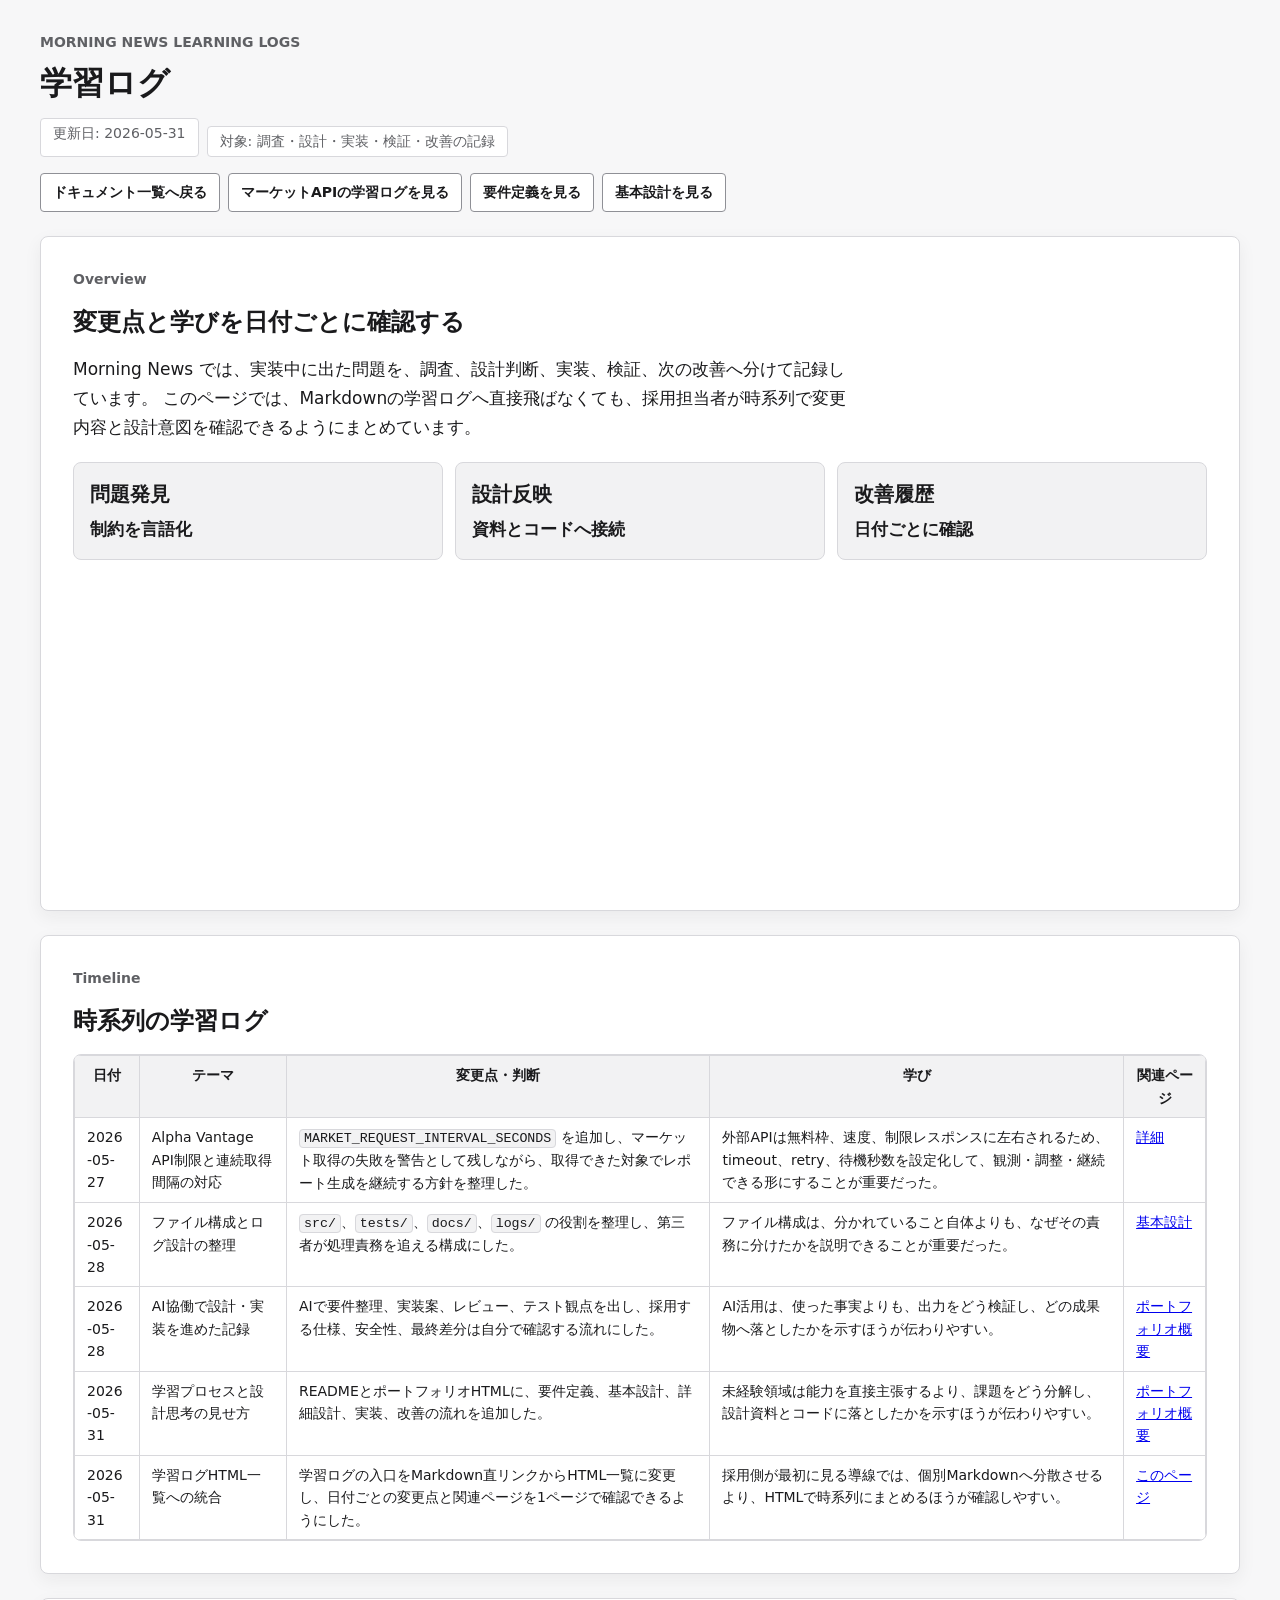
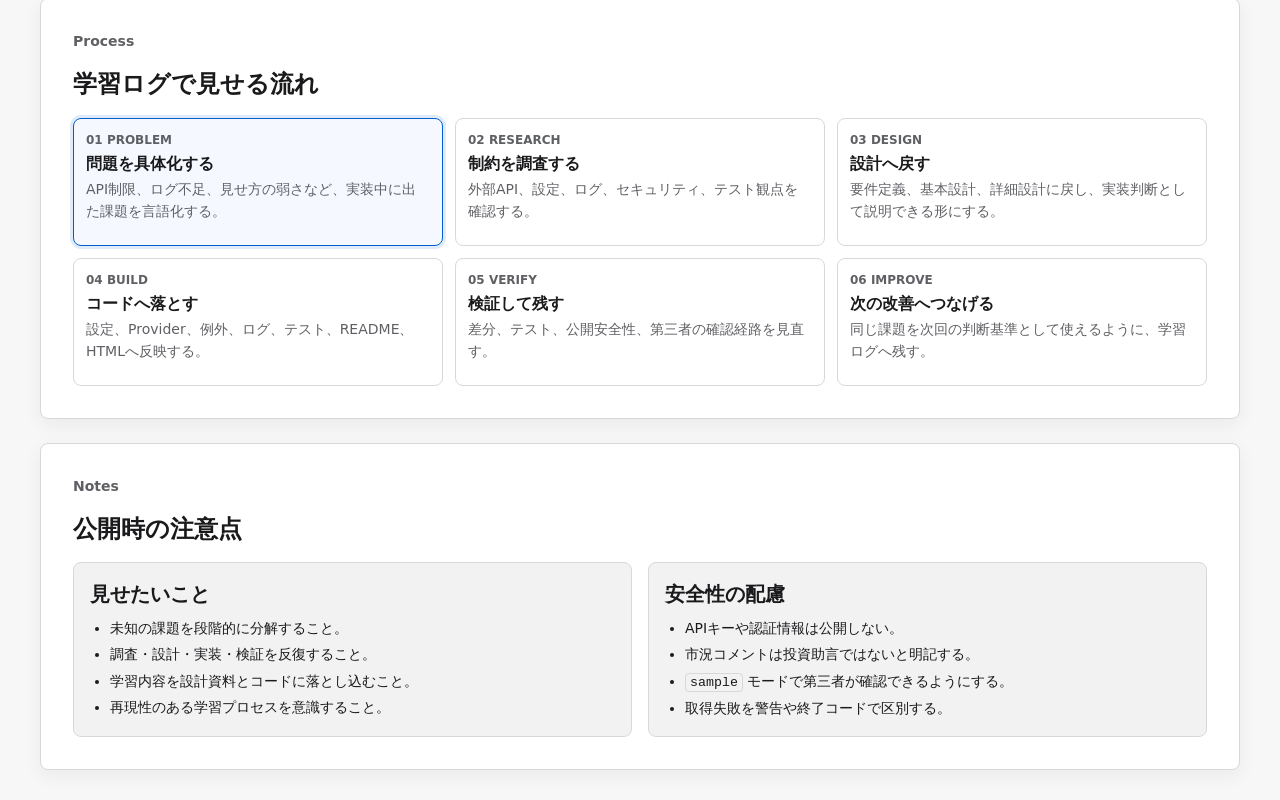
<file: public/pages/learning.html>
<!DOCTYPE html>
<html lang="ja">
  <head>
    <meta charset="UTF-8">
    <meta name="viewport" content="width=device-width, initial-scale=1.0">
    <title>Morning News 学習ログ</title>
    <link rel="stylesheet" href="../assets/common.css">
    <script defer src="../assets/deck-interactions.js"></script>
  </head>
  <body>
    <header class="deck-header">
      <p class="deck-label">Morning News Learning Logs</p>
      <h1>学習ログ</h1>
      <ul class="deck-meta">
        <li>更新日: 2026-05-31</li>
        <li>対象: 調査・設計・実装・検証・改善の記録</li>
      </ul>
      <nav class="deck-nav" aria-label="ドキュメント内ナビゲーション">
        <a href="../index.html">ドキュメント一覧へ戻る</a>
        <a href="./market-request-interval.html">マーケットAPIの学習ログを見る</a>
        <a href="./requirements.html">要件定義を見る</a>
        <a href="./basic-design.html">基本設計を見る</a>
      </nav>
    </header>

    <main class="deck">
      <article class="slide cover">
        <p class="slide-index">Overview</p>
        <h2>変更点と学びを日付ごとに確認する</h2>
        <p class="lead">
          Morning News では、実装中に出た問題を、調査、設計判断、実装、検証、次の改善へ分けて記録しています。
          このページでは、Markdownの学習ログへ直接飛ばなくても、採用担当者が時系列で変更内容と設計意図を確認できるようにまとめています。
        </p>
        <div class="highlights">
          <section class="highlight">
            <h3>問題発見</h3>
            <p>制約を言語化</p>
          </section>
          <section class="highlight">
            <h3>設計反映</h3>
            <p>資料とコードへ接続</p>
          </section>
          <section class="highlight">
            <h3>改善履歴</h3>
            <p>日付ごとに確認</p>
          </section>
        </div>
      </article>

      <article class="slide slide-tall">
        <p class="slide-index">Timeline</p>
        <h2>時系列の学習ログ</h2>
        <div class="table-wrap">
          <table>
            <thead>
              <tr>
                <th>日付</th>
                <th>テーマ</th>
                <th>変更点・判断</th>
                <th>学び</th>
                <th>関連ページ</th>
              </tr>
            </thead>
            <tbody>
              <tr>
                <td>2026-05-27</td>
                <td>Alpha Vantage API制限と連続取得間隔の対応</td>
                <td><code>MARKET_REQUEST_INTERVAL_SECONDS</code> を追加し、マーケット取得の失敗を警告として残しながら、取得できた対象でレポート生成を継続する方針を整理した。</td>
                <td>外部APIは無料枠、速度、制限レスポンスに左右されるため、timeout、retry、待機秒数を設定化して、観測・調整・継続できる形にすることが重要だった。</td>
                <td><a href="./market-request-interval.html">詳細</a></td>
              </tr>
              <tr>
                <td>2026-05-28</td>
                <td>ファイル構成とログ設計の整理</td>
                <td><code>src/</code>、<code>tests/</code>、<code>docs/</code>、<code>logs/</code> の役割を整理し、第三者が処理責務を追える構成にした。</td>
                <td>ファイル構成は、分かれていること自体よりも、なぜその責務に分けたかを説明できることが重要だった。</td>
                <td><a href="./basic-design.html">基本設計</a></td>
              </tr>
              <tr>
                <td>2026-05-28</td>
                <td>AI協働で設計・実装を進めた記録</td>
                <td>AIで要件整理、実装案、レビュー、テスト観点を出し、採用する仕様、安全性、最終差分は自分で確認する流れにした。</td>
                <td>AI活用は、使った事実よりも、出力をどう検証し、どの成果物へ落としたかを示すほうが伝わりやすい。</td>
                <td><a href="../index.html">ポートフォリオ概要</a></td>
              </tr>
              <tr>
                <td>2026-05-31</td>
                <td>学習プロセスと設計思考の見せ方</td>
                <td>READMEとポートフォリオHTMLに、要件定義、基本設計、詳細設計、実装、改善の流れを追加した。</td>
                <td>未経験領域は能力を直接主張するより、課題をどう分解し、設計資料とコードに落としたかを示すほうが伝わりやすい。</td>
                <td><a href="../index.html">ポートフォリオ概要</a></td>
              </tr>
              <tr>
                <td>2026-05-31</td>
                <td>学習ログHTML一覧への統合</td>
                <td>学習ログの入口をMarkdown直リンクからHTML一覧に変更し、日付ごとの変更点と関連ページを1ページで確認できるようにした。</td>
                <td>採用側が最初に見る導線では、個別Markdownへ分散させるより、HTMLで時系列にまとめるほうが確認しやすい。</td>
                <td><a href="./learning.html">このページ</a></td>
              </tr>
            </tbody>
          </table>
        </div>
      </article>

      <article class="slide slide-tall">
        <p class="slide-index">Process</p>
        <h2>学習ログで見せる流れ</h2>
        <div class="phase-roadmap">
          <section class="phase-card">
            <span class="phase-label">01 Problem</span>
            <strong>問題を具体化する</strong>
            <p>API制限、ログ不足、見せ方の弱さなど、実装中に出た課題を言語化する。</p>
          </section>
          <section class="phase-card">
            <span class="phase-label">02 Research</span>
            <strong>制約を調査する</strong>
            <p>外部API、設定、ログ、セキュリティ、テスト観点を確認する。</p>
          </section>
          <section class="phase-card">
            <span class="phase-label">03 Design</span>
            <strong>設計へ戻す</strong>
            <p>要件定義、基本設計、詳細設計に戻し、実装判断として説明できる形にする。</p>
          </section>
          <section class="phase-card">
            <span class="phase-label">04 Build</span>
            <strong>コードへ落とす</strong>
            <p>設定、Provider、例外、ログ、テスト、README、HTMLへ反映する。</p>
          </section>
          <section class="phase-card">
            <span class="phase-label">05 Verify</span>
            <strong>検証して残す</strong>
            <p>差分、テスト、公開安全性、第三者の確認経路を見直す。</p>
          </section>
          <section class="phase-card">
            <span class="phase-label">06 Improve</span>
            <strong>次の改善へつなげる</strong>
            <p>同じ課題を次回の判断基準として使えるように、学習ログへ残す。</p>
          </section>
        </div>
      </article>

      <article class="slide slide-tall">
        <p class="slide-index">Notes</p>
        <h2>公開時の注意点</h2>
        <div class="two-col">
          <section class="panel">
            <h3>見せたいこと</h3>
            <ul class="compact-list">
              <li>未知の課題を段階的に分解すること。</li>
              <li>調査・設計・実装・検証を反復すること。</li>
              <li>学習内容を設計資料とコードに落とし込むこと。</li>
              <li>再現性のある学習プロセスを意識すること。</li>
            </ul>
          </section>
          <section class="panel">
            <h3>安全性の配慮</h3>
            <ul class="compact-list">
              <li>APIキーや認証情報は公開しない。</li>
              <li>市況コメントは投資助言ではないと明記する。</li>
              <li><code>sample</code> モードで第三者が確認できるようにする。</li>
              <li>取得失敗を警告や終了コードで区別する。</li>
            </ul>
          </section>
        </div>
      </article>
    </main>
  </body>
</html>
</file>
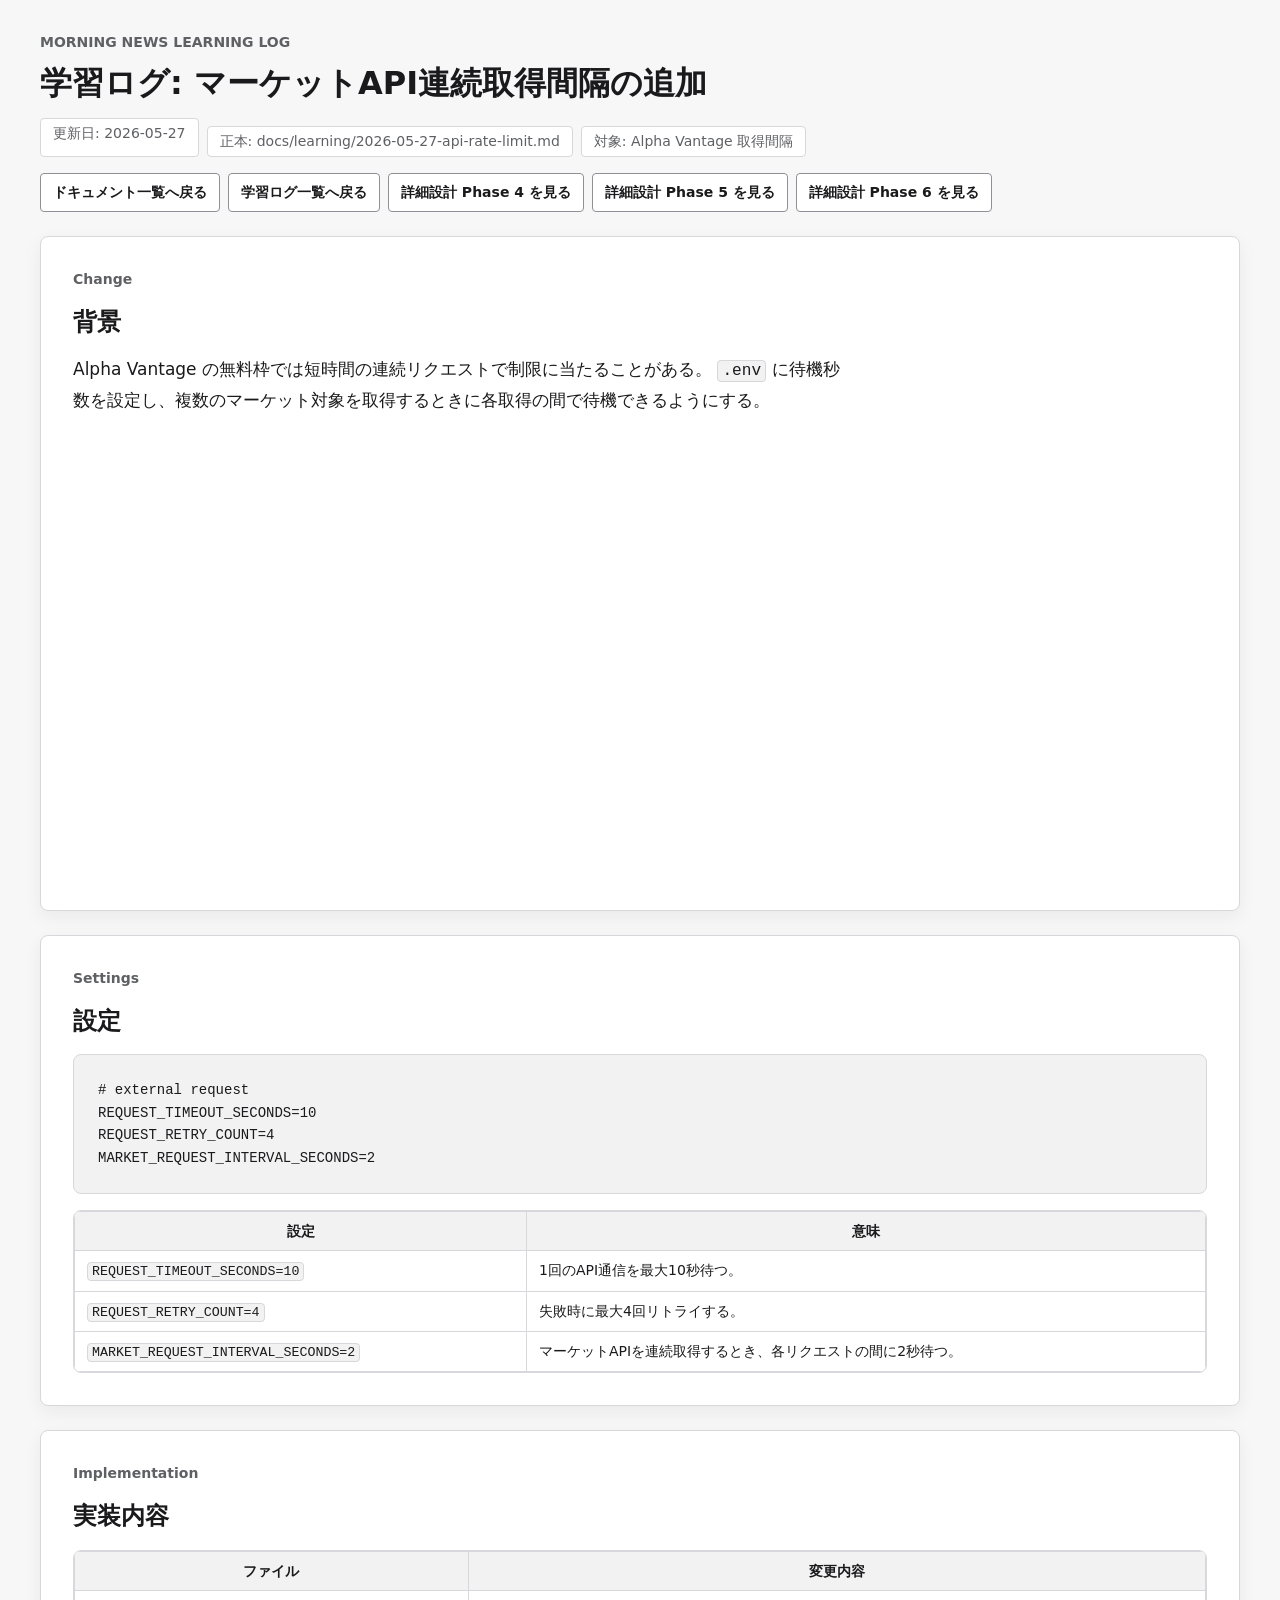
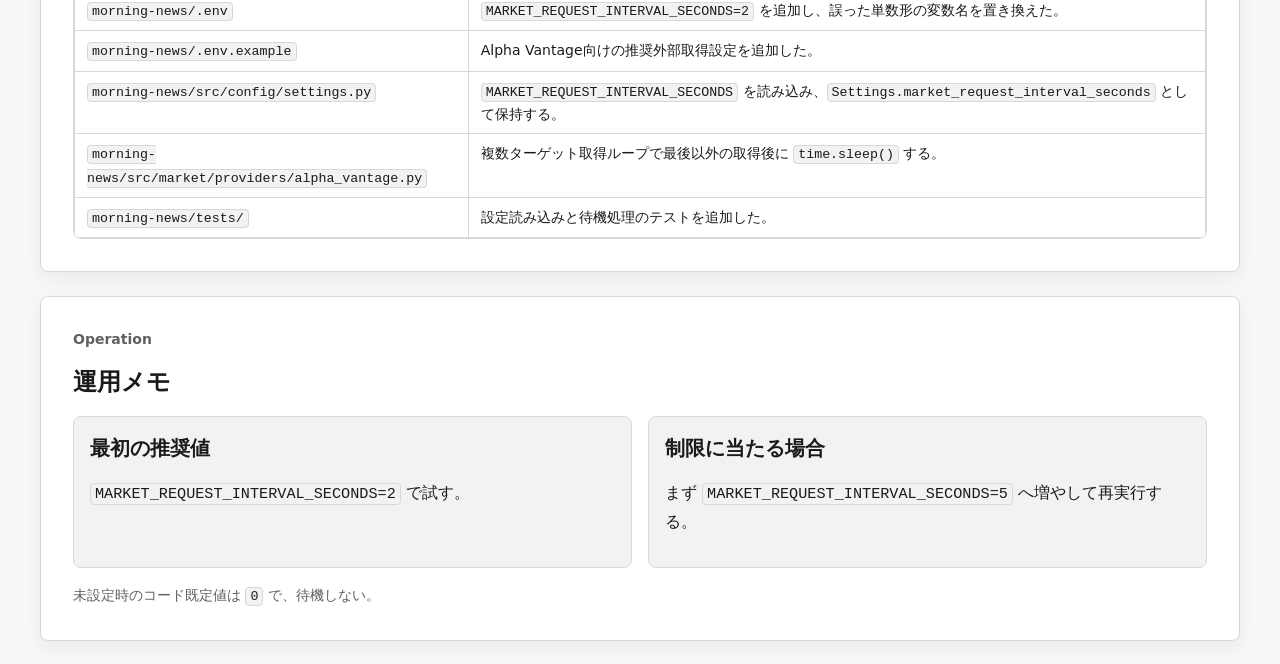
<file: public/pages/market-request-interval.html>
<!DOCTYPE html>
<html lang="ja">
  <head>
    <meta charset="UTF-8">
    <meta name="viewport" content="width=device-width, initial-scale=1.0">
    <title>Morning News 学習ログ</title>
    <link rel="stylesheet" href="../assets/common.css">
    <script defer src="../assets/deck-interactions.js"></script>
  </head>
  <body>
    <header class="deck-header">
      <p class="deck-label">Morning News Learning Log</p>
      <h1>学習ログ: マーケットAPI連続取得間隔の追加</h1>
      <ul class="deck-meta">
        <li>更新日: 2026-05-27</li>
        <li>正本: docs/learning/2026-05-27-api-rate-limit.md</li>
        <li>対象: Alpha Vantage 取得間隔</li>
      </ul>
      <nav class="deck-nav" aria-label="ドキュメント内ナビゲーション">
        <a href="../index.html">ドキュメント一覧へ戻る</a>
        <a href="./learning.html">学習ログ一覧へ戻る</a>
        <a href="./detail-design-phase4.html">詳細設計 Phase 4 を見る</a>
        <a href="./detail-design-phase5.html">詳細設計 Phase 5 を見る</a>
        <a href="./detail-design-phase6.html">詳細設計 Phase 6 を見る</a>
      </nav>
    </header>

    <main class="deck">
      <article class="slide cover">
        <p class="slide-index">Change</p>
        <h2>背景</h2>
        <p class="lead">
          Alpha Vantage の無料枠では短時間の連続リクエストで制限に当たることがある。
          <code>.env</code> に待機秒数を設定し、複数のマーケット対象を取得するときに各取得の間で待機できるようにする。
        </p>
      </article>

      <article class="slide slide-tall">
        <p class="slide-index">Settings</p>
        <h2>設定</h2>
        <div class="code-preview">
          <pre><code># external request
REQUEST_TIMEOUT_SECONDS=10
REQUEST_RETRY_COUNT=4
MARKET_REQUEST_INTERVAL_SECONDS=2</code></pre>
        </div>
        <div class="table-wrap">
          <table>
            <thead>
              <tr><th>設定</th><th>意味</th></tr>
            </thead>
            <tbody>
              <tr><td><code>REQUEST_TIMEOUT_SECONDS=10</code></td><td>1回のAPI通信を最大10秒待つ。</td></tr>
              <tr><td><code>REQUEST_RETRY_COUNT=4</code></td><td>失敗時に最大4回リトライする。</td></tr>
              <tr><td><code>MARKET_REQUEST_INTERVAL_SECONDS=2</code></td><td>マーケットAPIを連続取得するとき、各リクエストの間に2秒待つ。</td></tr>
            </tbody>
          </table>
        </div>
      </article>

      <article class="slide slide-tall">
        <p class="slide-index">Implementation</p>
        <h2>実装内容</h2>
        <div class="table-wrap">
          <table>
            <thead>
              <tr><th>ファイル</th><th>変更内容</th></tr>
            </thead>
            <tbody>
              <tr><td><code>morning-news/.env</code></td><td><code>MARKET_REQUEST_INTERVAL_SECONDS=2</code> を追加し、誤った単数形の変数名を置き換えた。</td></tr>
              <tr><td><code>morning-news/.env.example</code></td><td>Alpha Vantage向けの推奨外部取得設定を追加した。</td></tr>
              <tr><td><code>morning-news/src/config/settings.py</code></td><td><code>MARKET_REQUEST_INTERVAL_SECONDS</code> を読み込み、<code>Settings.market_request_interval_seconds</code> として保持する。</td></tr>
              <tr><td><code>morning-news/src/market/providers/alpha_vantage.py</code></td><td>複数ターゲット取得ループで最後以外の取得後に <code>time.sleep()</code> する。</td></tr>
              <tr><td><code>morning-news/tests/</code></td><td>設定読み込みと待機処理のテストを追加した。</td></tr>
            </tbody>
          </table>
        </div>
      </article>

      <article class="slide slide-tall">
        <p class="slide-index">Operation</p>
        <h2>運用メモ</h2>
        <div class="two-col">
          <section class="panel">
            <h3>最初の推奨値</h3>
            <p><code>MARKET_REQUEST_INTERVAL_SECONDS=2</code> で試す。</p>
          </section>
          <section class="panel">
            <h3>制限に当たる場合</h3>
            <p>まず <code>MARKET_REQUEST_INTERVAL_SECONDS=5</code> へ増やして再実行する。</p>
          </section>
        </div>
        <p class="section-note">
          未設定時のコード既定値は <code>0</code> で、待機しない。
        </p>
      </article>
    </main>
  </body>
</html>
</file>
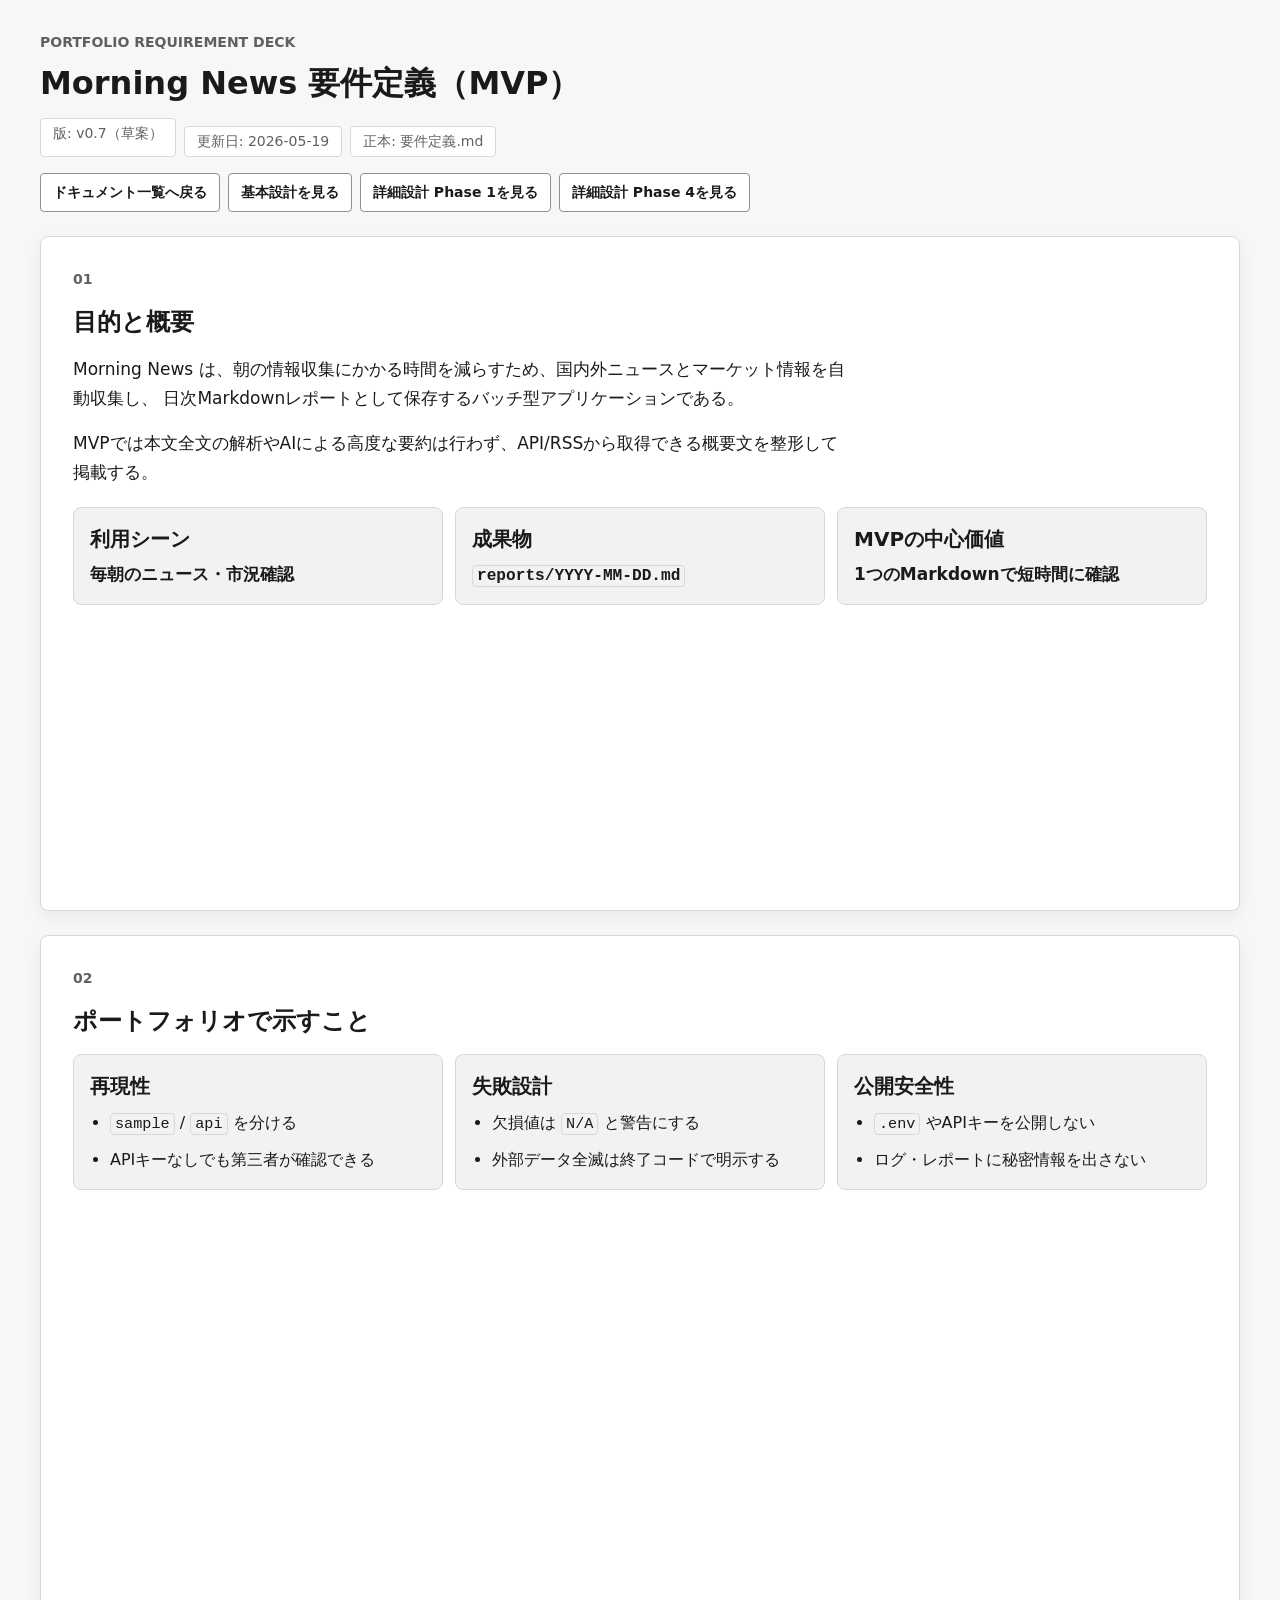
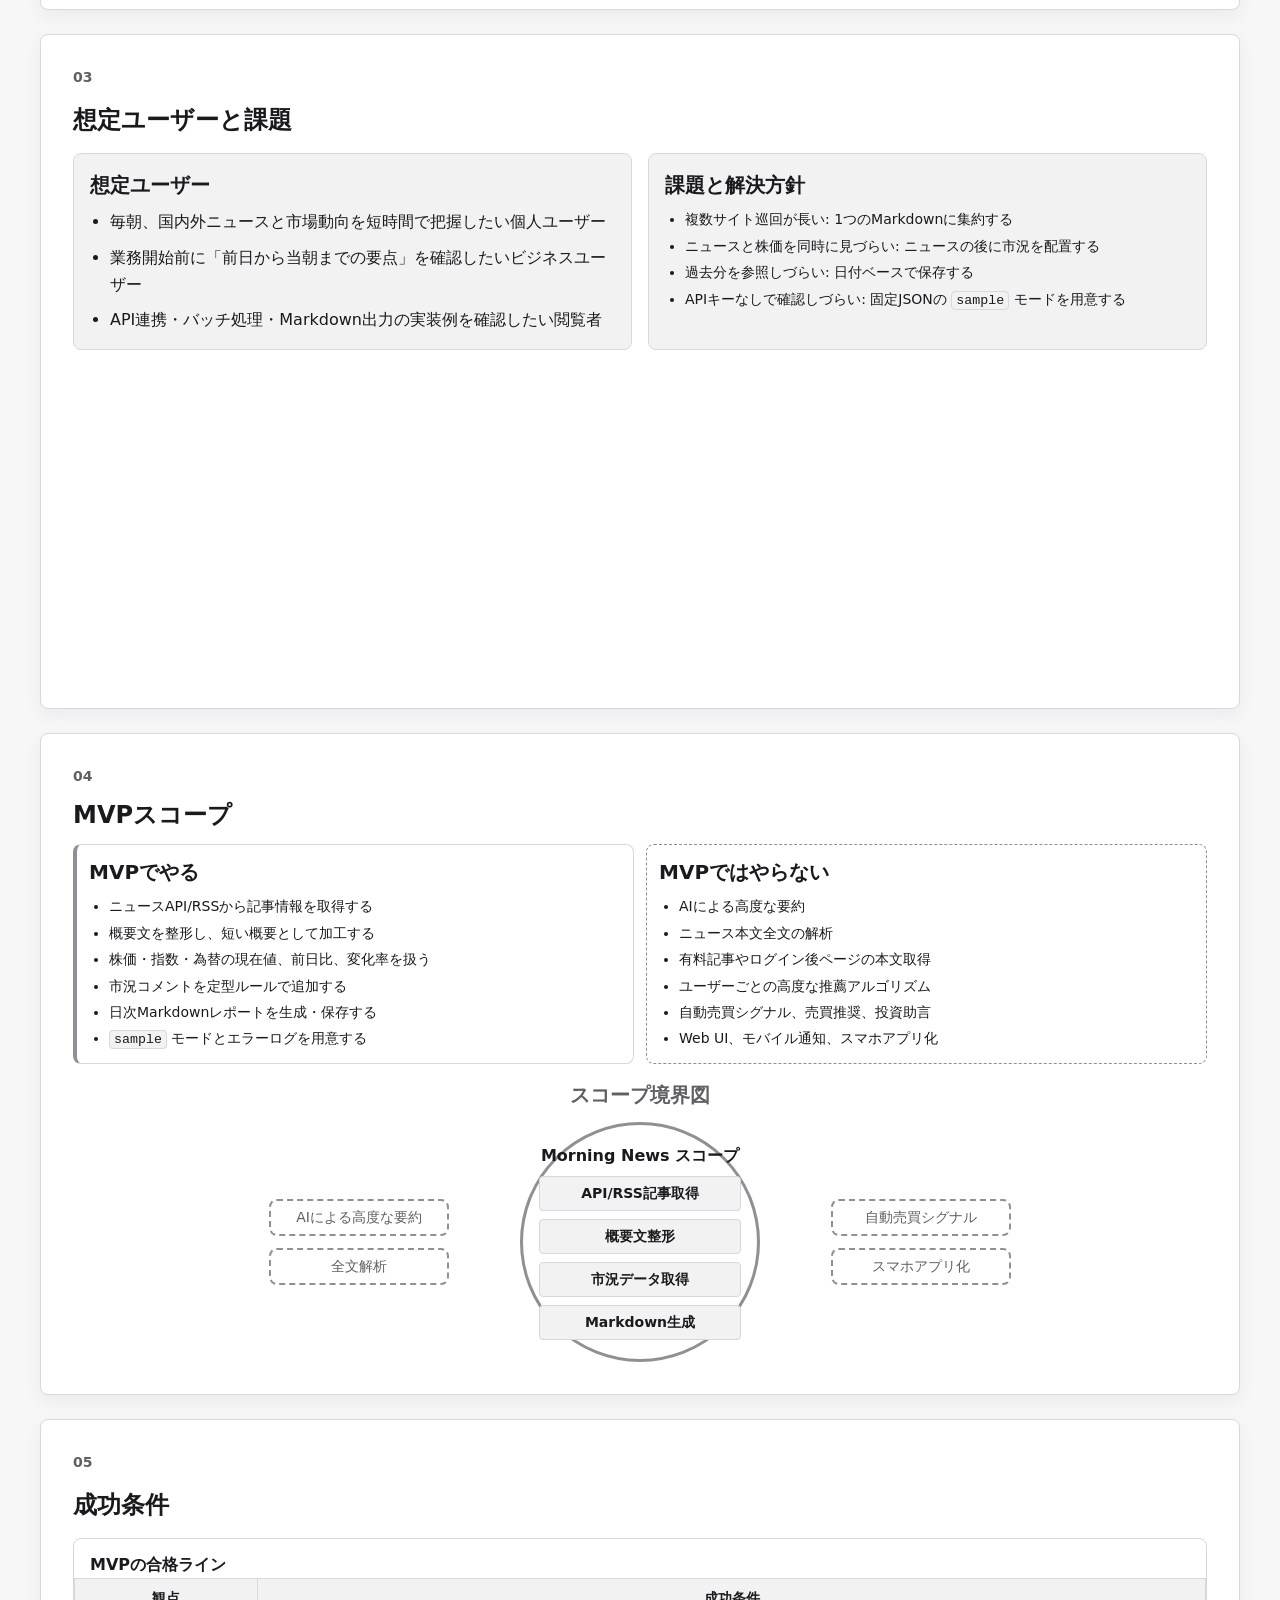
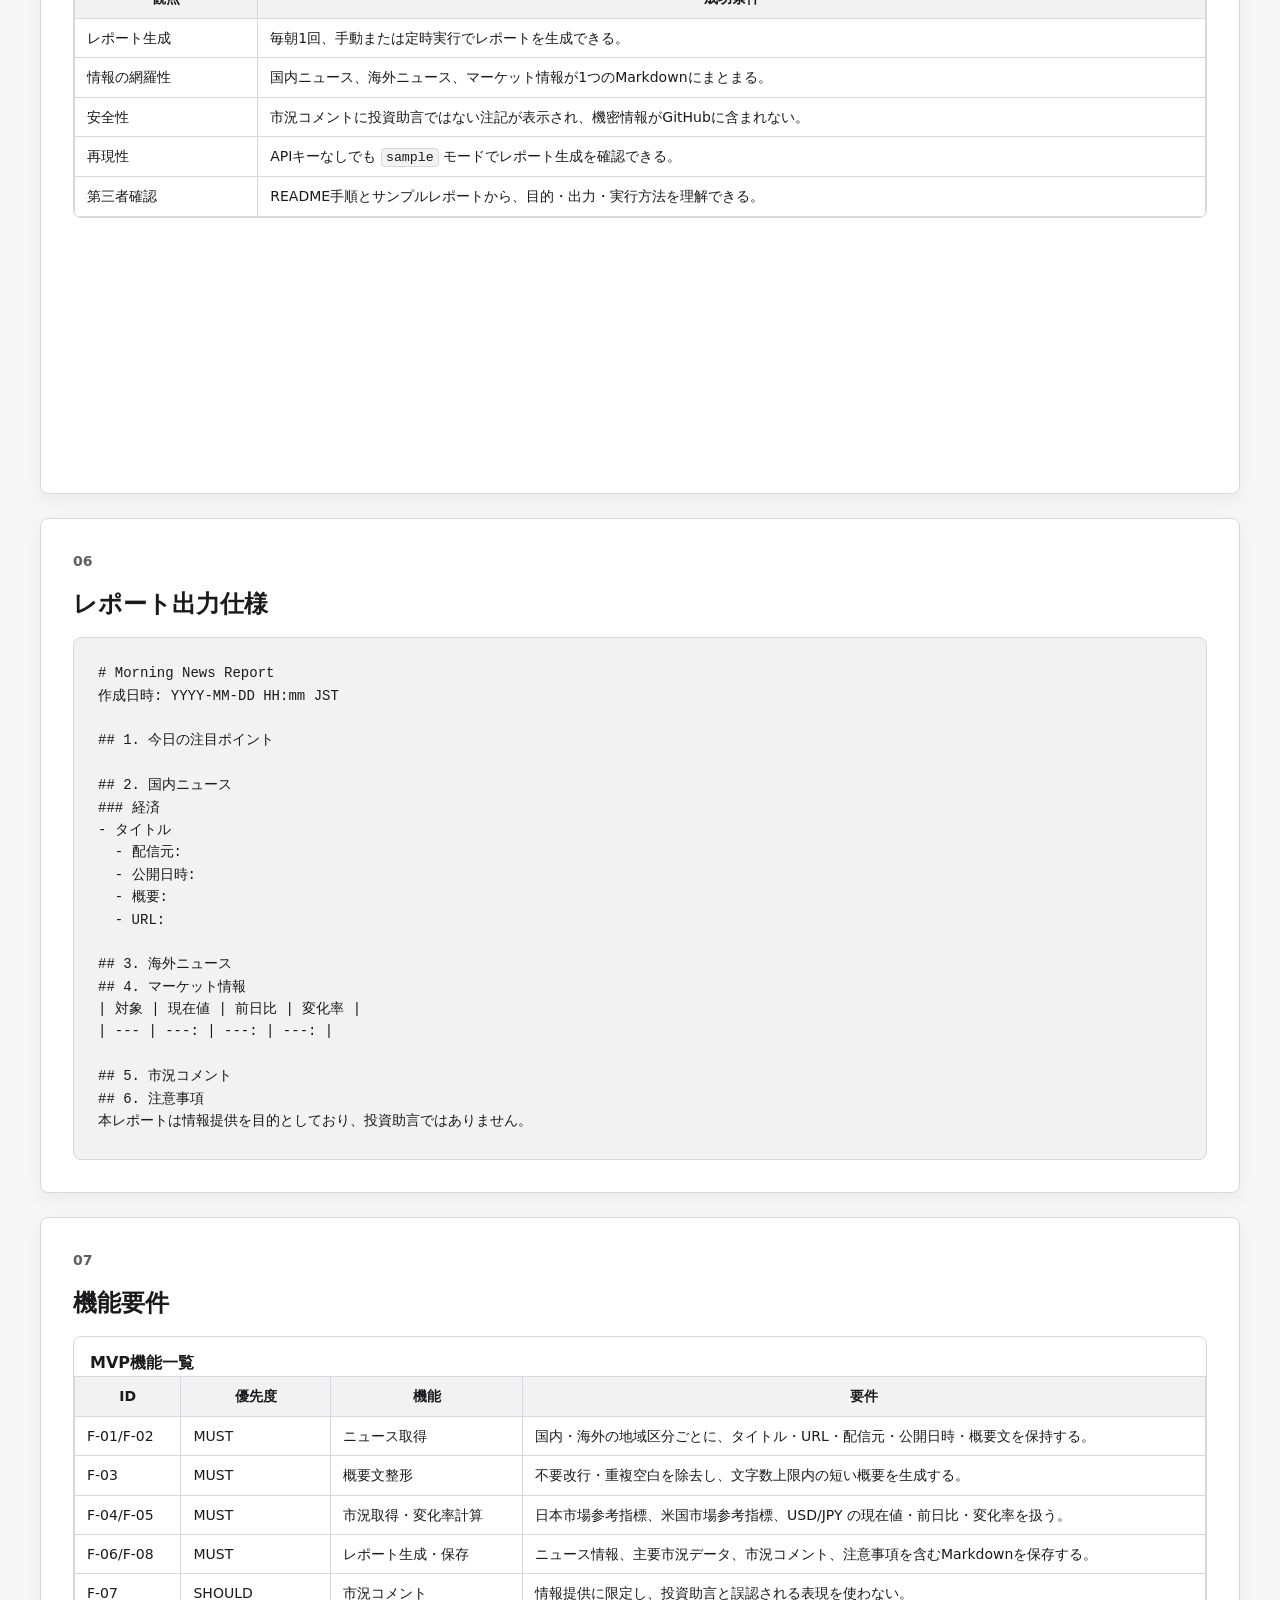
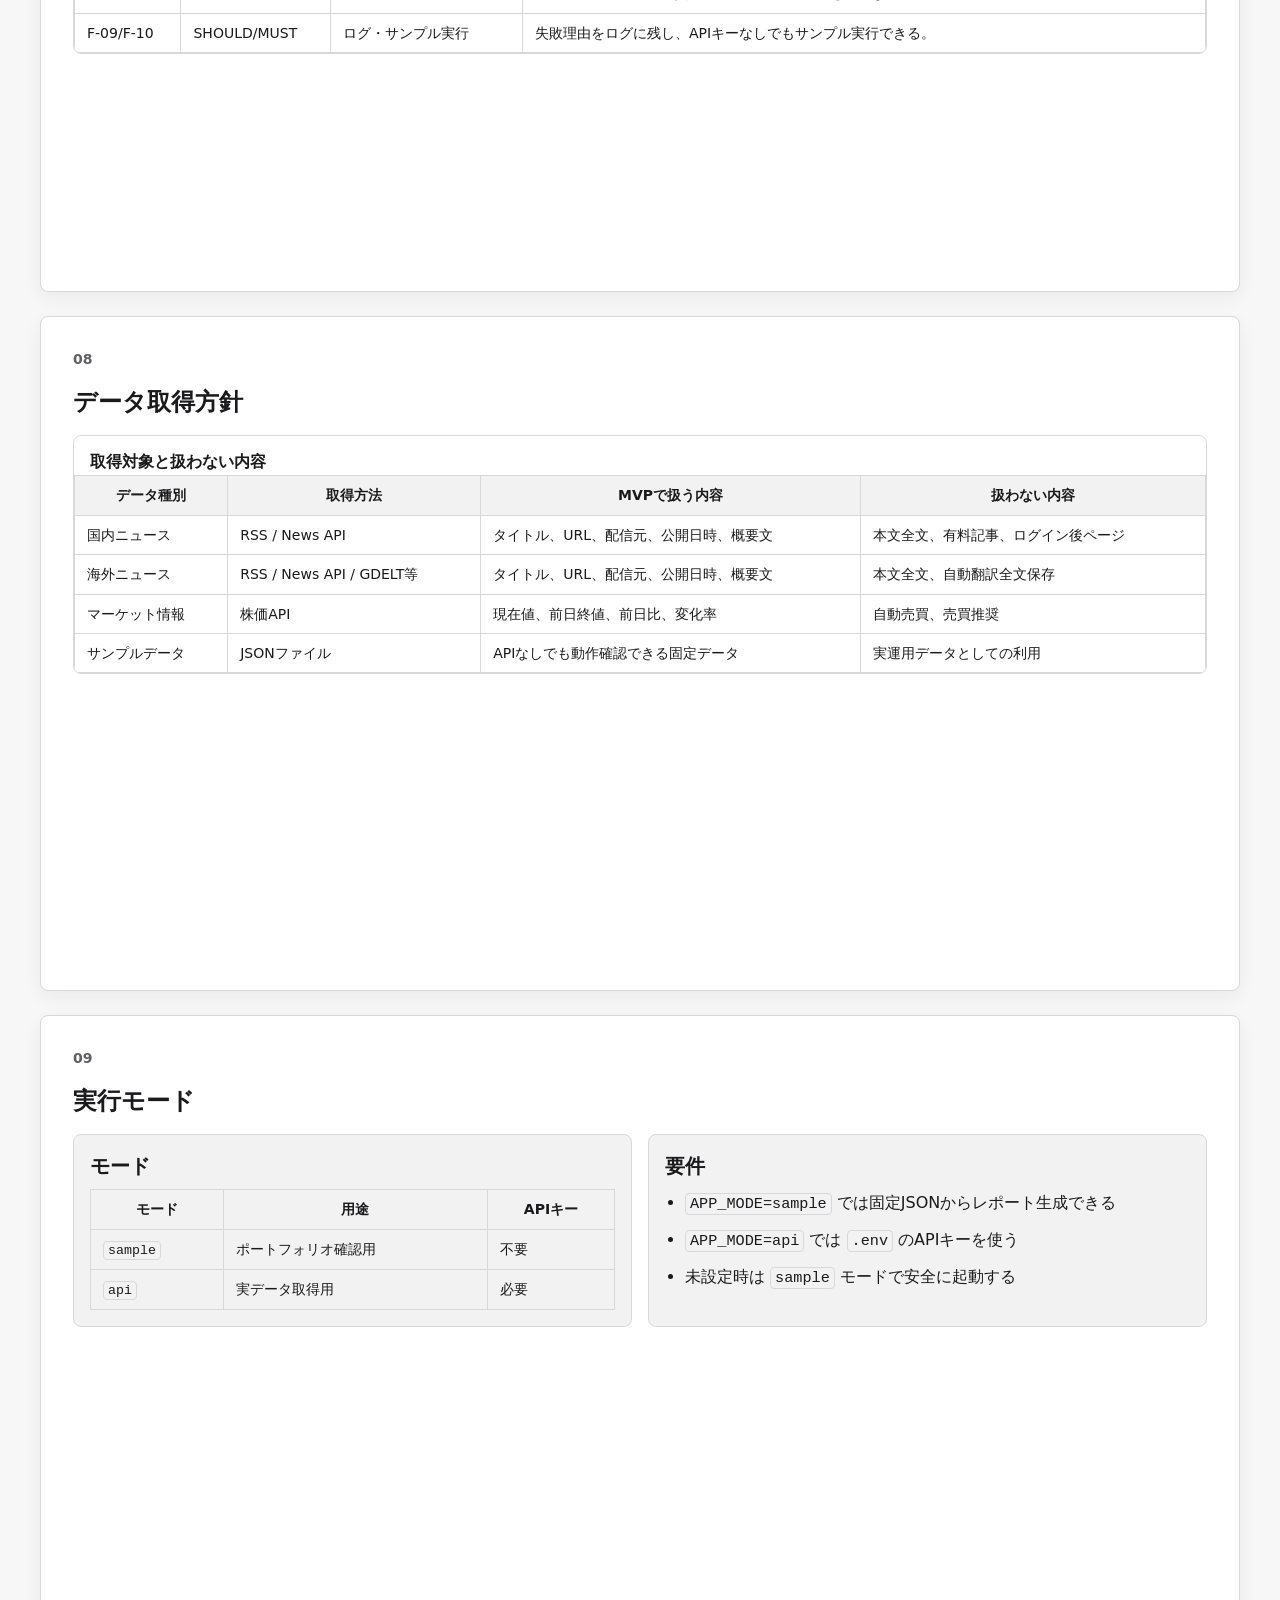
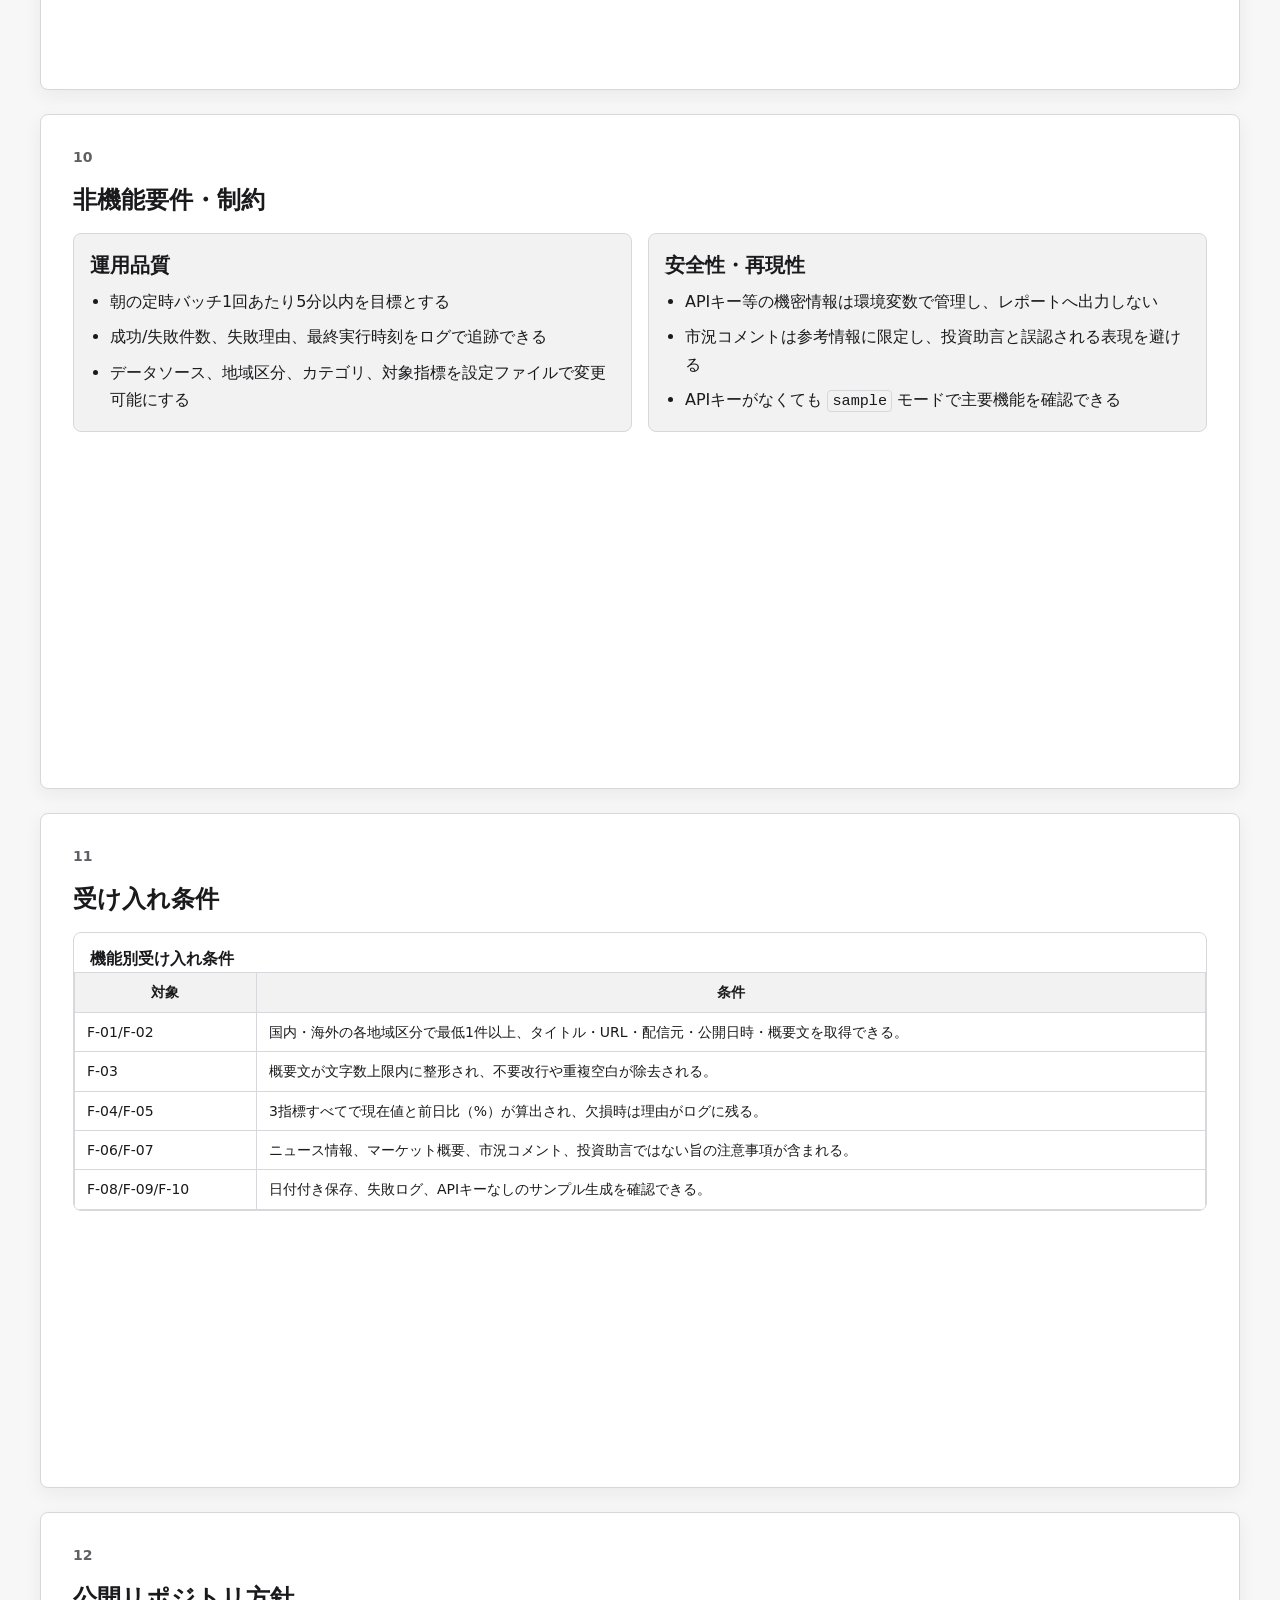
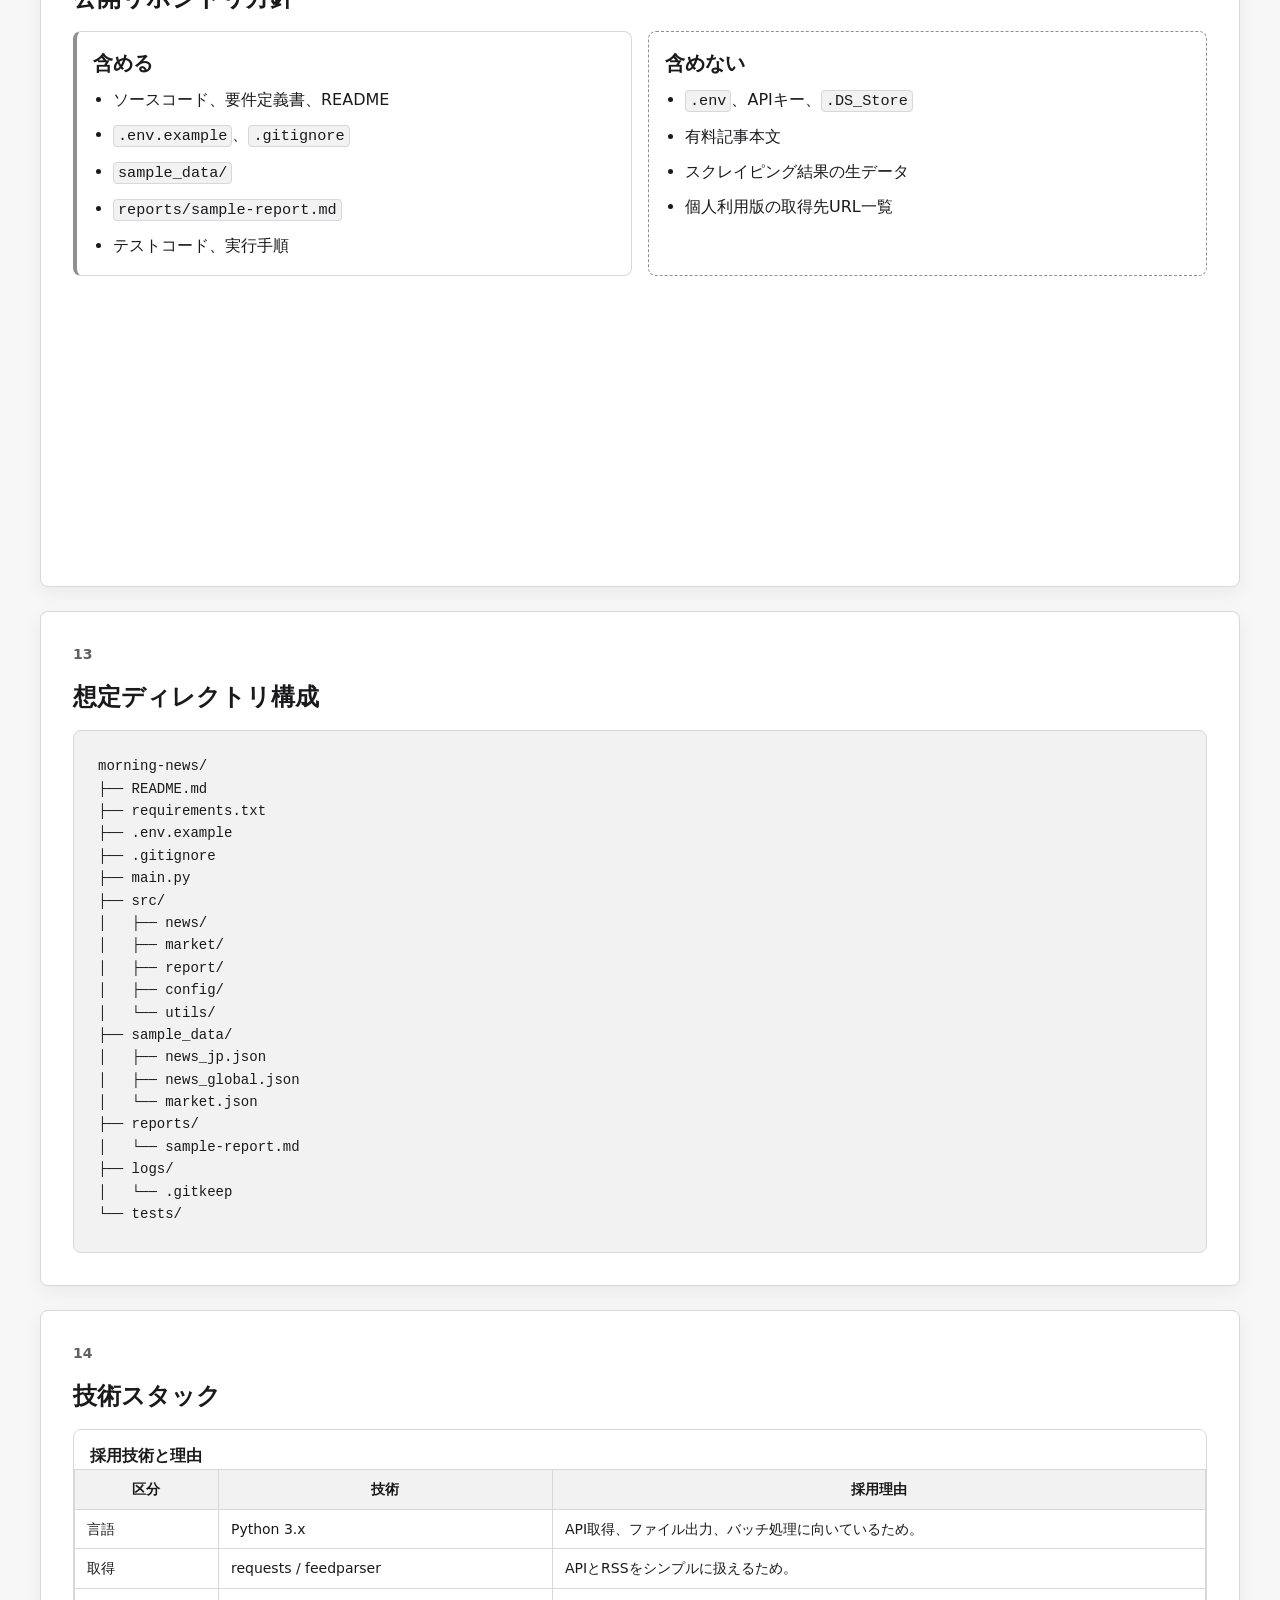
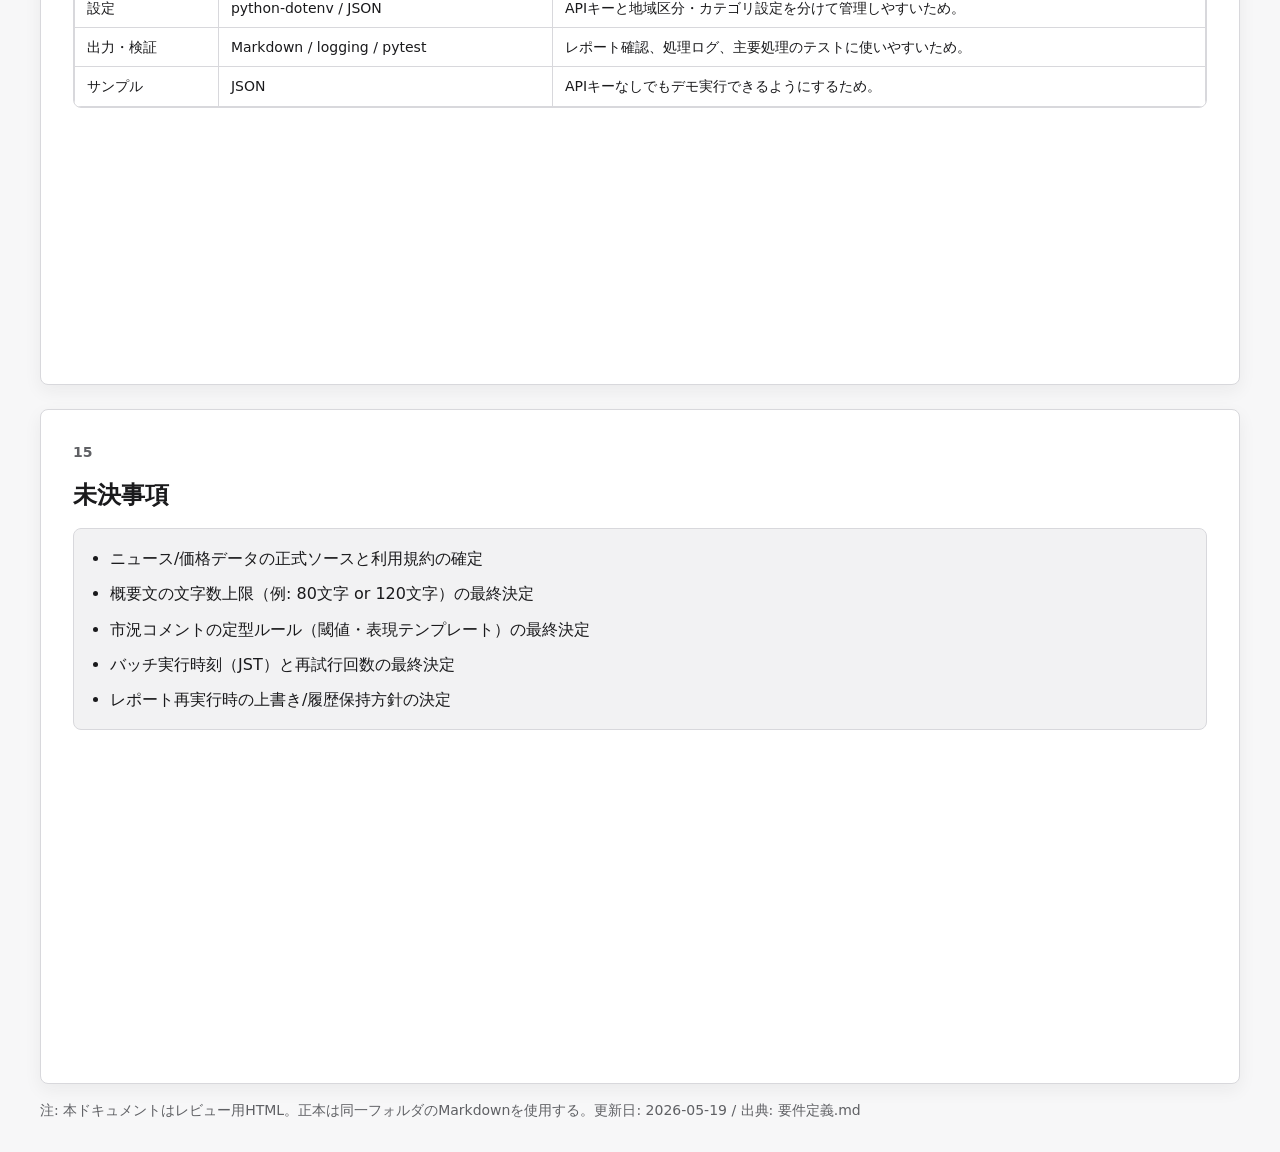
<file: public/pages/requirements.html>
<!DOCTYPE html>
<html lang="ja">
  <head>
    <meta charset="UTF-8">
    <meta name="viewport" content="width=device-width, initial-scale=1.0">
    <title>Morning News 要件定義</title>
    <link rel="stylesheet" href="../assets/requirements.css">
    <script defer src="../assets/deck-interactions.js"></script>
  </head>
  <body>
    <header class="deck-header">
      <p class="deck-label">Portfolio Requirement Deck</p>
      <h1>Morning News 要件定義（MVP）</h1>
      <ul class="deck-meta">
        <li>版: v0.7（草案）</li>
        <li>更新日: 2026-05-19</li>
        <li>正本: 要件定義.md</li>
      </ul>
      <nav class="deck-nav" aria-label="ドキュメント内ナビゲーション">
        <a href="../index.html">ドキュメント一覧へ戻る</a>
        <a href="./basic-design.html">基本設計を見る</a>
        <a href="./detail-design-phase1.html">詳細設計 Phase 1を見る</a>
        <a href="./detail-design-phase4.html">詳細設計 Phase 4を見る</a>
      </nav>
    </header>

    <main class="deck">
      <article class="slide cover" id="slide-01">
        <p class="slide-index">01</p>
        <h2>目的と概要</h2>
        <p class="lead">
          Morning News は、朝の情報収集にかかる時間を減らすため、国内外ニュースとマーケット情報を自動収集し、
          日次Markdownレポートとして保存するバッチ型アプリケーションである。
        </p>
        <p class="lead">
          MVPでは本文全文の解析やAIによる高度な要約は行わず、API/RSSから取得できる概要文を整形して掲載する。
        </p>
        <div class="highlights">
          <section class="highlight">
            <h3>利用シーン</h3>
            <p>毎朝のニュース・市況確認</p>
          </section>
          <section class="highlight">
            <h3>成果物</h3>
            <p><code>reports/YYYY-MM-DD.md</code></p>
          </section>
          <section class="highlight">
            <h3>MVPの中心価値</h3>
            <p>1つのMarkdownで短時間に確認</p>
          </section>
        </div>
      </article>

      <article class="slide" id="slide-02">
        <p class="slide-index">02</p>
        <h2>ポートフォリオで示すこと</h2>
        <div class="three-col">
          <section class="panel">
            <h3>再現性</h3>
            <ul>
              <li><code>sample</code> / <code>api</code> を分ける</li>
              <li>APIキーなしでも第三者が確認できる</li>
            </ul>
          </section>
          <section class="panel">
            <h3>失敗設計</h3>
            <ul>
              <li>欠損値は <code>N/A</code> と警告にする</li>
              <li>外部データ全滅は終了コードで明示する</li>
            </ul>
          </section>
          <section class="panel">
            <h3>公開安全性</h3>
            <ul>
              <li><code>.env</code> やAPIキーを公開しない</li>
              <li>ログ・レポートに秘密情報を出さない</li>
            </ul>
          </section>
        </div>
      </article>

      <article class="slide" id="slide-03">
        <p class="slide-index">03</p>
        <h2>想定ユーザーと課題</h2>
        <div class="two-col">
          <section class="panel">
            <h3>想定ユーザー</h3>
            <ul>
              <li>毎朝、国内外ニュースと市場動向を短時間で把握したい個人ユーザー</li>
              <li>業務開始前に「前日から当朝までの要点」を確認したいビジネスユーザー</li>
              <li>API連携・バッチ処理・Markdown出力の実装例を確認したい閲覧者</li>
            </ul>
          </section>
          <section class="panel">
            <h3>課題と解決方針</h3>
            <ul class="compact-list">
              <li>複数サイト巡回が長い: 1つのMarkdownに集約する</li>
              <li>ニュースと株価を同時に見づらい: ニュースの後に市況を配置する</li>
              <li>過去分を参照しづらい: 日付ベースで保存する</li>
              <li>APIキーなしで確認しづらい: 固定JSONの <code>sample</code> モードを用意する</li>
            </ul>
          </section>
        </div>
      </article>

      <article class="slide slide-scope" id="slide-04">
        <p class="slide-index">04</p>
        <h2>MVPスコープ</h2>
        <div class="two-col">
          <section class="panel panel-in">
            <h3>MVPでやる</h3>
            <ul class="compact-list">
              <li>ニュースAPI/RSSから記事情報を取得する</li>
              <li>概要文を整形し、短い概要として加工する</li>
              <li>株価・指数・為替の現在値、前日比、変化率を扱う</li>
              <li>市況コメントを定型ルールで追加する</li>
              <li>日次Markdownレポートを生成・保存する</li>
              <li><code>sample</code> モードとエラーログを用意する</li>
            </ul>
          </section>
          <section class="panel panel-out">
            <h3>MVPではやらない</h3>
            <ul class="compact-list">
              <li>AIによる高度な要約</li>
              <li>ニュース本文全文の解析</li>
              <li>有料記事やログイン後ページの本文取得</li>
              <li>ユーザーごとの高度な推薦アルゴリズム</li>
              <li>自動売買シグナル、売買推奨、投資助言</li>
              <li>Web UI、モバイル通知、スマホアプリ化</li>
            </ul>
          </section>
        </div>
        <div class="scope-diagram">
          <h3>スコープ境界図</h3>
          <div class="scope-diagram-row">
            <div class="outside-area outside-left">
              <div class="outside-item">AIによる高度な要約</div>
              <div class="outside-item">全文解析</div>
            </div>
            <div class="scope-boundary">
              <p class="scope-title">Morning News スコープ</p>
              <ul class="inside-list">
                <li>API/RSS記事取得</li>
                <li>概要文整形</li>
                <li>市況データ取得</li>
                <li>Markdown生成</li>
              </ul>
            </div>
            <div class="outside-area outside-right">
              <div class="outside-item">自動売買シグナル</div>
              <div class="outside-item">スマホアプリ化</div>
            </div>
          </div>
        </div>
      </article>

      <article class="slide" id="slide-05">
        <p class="slide-index">05</p>
        <h2>成功条件</h2>
        <div class="table-wrap">
          <table>
            <caption>MVPの合格ライン</caption>
            <thead>
              <tr>
                <th>観点</th>
                <th>成功条件</th>
              </tr>
            </thead>
            <tbody>
              <tr>
                <td>レポート生成</td>
                <td>毎朝1回、手動または定時実行でレポートを生成できる。</td>
              </tr>
              <tr>
                <td>情報の網羅性</td>
                <td>国内ニュース、海外ニュース、マーケット情報が1つのMarkdownにまとまる。</td>
              </tr>
              <tr>
                <td>安全性</td>
                <td>市況コメントに投資助言ではない注記が表示され、機密情報がGitHubに含まれない。</td>
              </tr>
              <tr>
                <td>再現性</td>
                <td>APIキーなしでも <code>sample</code> モードでレポート生成を確認できる。</td>
              </tr>
              <tr>
                <td>第三者確認</td>
                <td>README手順とサンプルレポートから、目的・出力・実行方法を理解できる。</td>
              </tr>
            </tbody>
          </table>
        </div>
      </article>

      <article class="slide" id="slide-06">
        <p class="slide-index">06</p>
        <h2>レポート出力仕様</h2>
        <div class="code-preview">
          <pre><code># Morning News Report
作成日時: YYYY-MM-DD HH:mm JST

## 1. 今日の注目ポイント

## 2. 国内ニュース
### 経済
- タイトル
  - 配信元:
  - 公開日時:
  - 概要:
  - URL:

## 3. 海外ニュース
## 4. マーケット情報
| 対象 | 現在値 | 前日比 | 変化率 |
| --- | ---: | ---: | ---: |

## 5. 市況コメント
## 6. 注意事項
本レポートは情報提供を目的としており、投資助言ではありません。</code></pre>
        </div>
      </article>

      <article class="slide" id="slide-07">
        <p class="slide-index">07</p>
        <h2>機能要件</h2>
        <div class="table-wrap">
          <table>
            <caption>MVP機能一覧</caption>
            <thead>
              <tr>
                <th>ID</th>
                <th>優先度</th>
                <th>機能</th>
                <th>要件</th>
              </tr>
            </thead>
            <tbody>
              <tr>
                <td>F-01/F-02</td>
                <td>MUST</td>
                <td>ニュース取得</td>
                <td>国内・海外の地域区分ごとに、タイトル・URL・配信元・公開日時・概要文を保持する。</td>
              </tr>
              <tr>
                <td>F-03</td>
                <td>MUST</td>
                <td>概要文整形</td>
                <td>不要改行・重複空白を除去し、文字数上限内の短い概要を生成する。</td>
              </tr>
              <tr>
                <td>F-04/F-05</td>
                <td>MUST</td>
                <td>市況取得・変化率計算</td>
                <td>日本市場参考指標、米国市場参考指標、USD/JPY の現在値・前日比・変化率を扱う。</td>
              </tr>
              <tr>
                <td>F-06/F-08</td>
                <td>MUST</td>
                <td>レポート生成・保存</td>
                <td>ニュース情報、主要市況データ、市況コメント、注意事項を含むMarkdownを保存する。</td>
              </tr>
              <tr>
                <td>F-07</td>
                <td>SHOULD</td>
                <td>市況コメント</td>
                <td>情報提供に限定し、投資助言と誤認される表現を使わない。</td>
              </tr>
              <tr>
                <td>F-09/F-10</td>
                <td>SHOULD/MUST</td>
                <td>ログ・サンプル実行</td>
                <td>失敗理由をログに残し、APIキーなしでもサンプル実行できる。</td>
              </tr>
            </tbody>
          </table>
        </div>
      </article>

      <article class="slide" id="slide-08">
        <p class="slide-index">08</p>
        <h2>データ取得方針</h2>
        <div class="table-wrap">
          <table>
            <caption>取得対象と扱わない内容</caption>
            <thead>
              <tr>
                <th>データ種別</th>
                <th>取得方法</th>
                <th>MVPで扱う内容</th>
                <th>扱わない内容</th>
              </tr>
            </thead>
            <tbody>
              <tr>
                <td>国内ニュース</td>
                <td>RSS / News API</td>
                <td>タイトル、URL、配信元、公開日時、概要文</td>
                <td>本文全文、有料記事、ログイン後ページ</td>
              </tr>
              <tr>
                <td>海外ニュース</td>
                <td>RSS / News API / GDELT等</td>
                <td>タイトル、URL、配信元、公開日時、概要文</td>
                <td>本文全文、自動翻訳全文保存</td>
              </tr>
              <tr>
                <td>マーケット情報</td>
                <td>株価API</td>
                <td>現在値、前日終値、前日比、変化率</td>
                <td>自動売買、売買推奨</td>
              </tr>
              <tr>
                <td>サンプルデータ</td>
                <td>JSONファイル</td>
                <td>APIなしでも動作確認できる固定データ</td>
                <td>実運用データとしての利用</td>
              </tr>
            </tbody>
          </table>
        </div>
      </article>

      <article class="slide" id="slide-09">
        <p class="slide-index">09</p>
        <h2>実行モード</h2>
        <div class="two-col">
          <section class="panel">
            <h3>モード</h3>
            <table class="mini-table">
              <thead>
                <tr>
                  <th>モード</th>
                  <th>用途</th>
                  <th>APIキー</th>
                </tr>
              </thead>
              <tbody>
                <tr>
                  <td><code>sample</code></td>
                  <td>ポートフォリオ確認用</td>
                  <td>不要</td>
                </tr>
                <tr>
                  <td><code>api</code></td>
                  <td>実データ取得用</td>
                  <td>必要</td>
                </tr>
              </tbody>
            </table>
          </section>
          <section class="panel">
            <h3>要件</h3>
            <ul>
              <li><code>APP_MODE=sample</code> では固定JSONからレポート生成できる</li>
              <li><code>APP_MODE=api</code> では <code>.env</code> のAPIキーを使う</li>
              <li>未設定時は <code>sample</code> モードで安全に起動する</li>
            </ul>
          </section>
        </div>
      </article>

      <article class="slide" id="slide-10">
        <p class="slide-index">10</p>
        <h2>非機能要件・制約</h2>
        <div class="two-col">
          <section class="panel">
            <h3>運用品質</h3>
            <ul>
              <li>朝の定時バッチ1回あたり5分以内を目標とする</li>
              <li>成功/失敗件数、失敗理由、最終実行時刻をログで追跡できる</li>
              <li>データソース、地域区分、カテゴリ、対象指標を設定ファイルで変更可能にする</li>
            </ul>
          </section>
          <section class="panel">
            <h3>安全性・再現性</h3>
            <ul>
              <li>APIキー等の機密情報は環境変数で管理し、レポートへ出力しない</li>
              <li>市況コメントは参考情報に限定し、投資助言と誤認される表現を避ける</li>
              <li>APIキーがなくても <code>sample</code> モードで主要機能を確認できる</li>
            </ul>
          </section>
        </div>
      </article>

      <article class="slide" id="slide-11">
        <p class="slide-index">11</p>
        <h2>受け入れ条件</h2>
        <div class="table-wrap">
          <table>
            <caption>機能別受け入れ条件</caption>
            <thead>
              <tr>
                <th>対象</th>
                <th>条件</th>
              </tr>
            </thead>
            <tbody>
              <tr>
                <td>F-01/F-02</td>
                <td>国内・海外の各地域区分で最低1件以上、タイトル・URL・配信元・公開日時・概要文を取得できる。</td>
              </tr>
              <tr>
                <td>F-03</td>
                <td>概要文が文字数上限内に整形され、不要改行や重複空白が除去される。</td>
              </tr>
              <tr>
                <td>F-04/F-05</td>
                <td>3指標すべてで現在値と前日比（%）が算出され、欠損時は理由がログに残る。</td>
              </tr>
              <tr>
                <td>F-06/F-07</td>
                <td>ニュース情報、マーケット概要、市況コメント、投資助言ではない旨の注意事項が含まれる。</td>
              </tr>
              <tr>
                <td>F-08/F-09/F-10</td>
                <td>日付付き保存、失敗ログ、APIキーなしのサンプル生成を確認できる。</td>
              </tr>
            </tbody>
          </table>
        </div>
      </article>

      <article class="slide" id="slide-12">
        <p class="slide-index">12</p>
        <h2>公開リポジトリ方針</h2>
        <div class="two-col">
          <section class="panel panel-in">
            <h3>含める</h3>
            <ul>
              <li>ソースコード、要件定義書、README</li>
              <li><code>.env.example</code>、<code>.gitignore</code></li>
              <li><code>sample_data/</code></li>
              <li><code>reports/sample-report.md</code></li>
              <li>テストコード、実行手順</li>
            </ul>
          </section>
          <section class="panel panel-out">
            <h3>含めない</h3>
            <ul>
              <li><code>.env</code>、APIキー、<code>.DS_Store</code></li>
              <li>有料記事本文</li>
              <li>スクレイピング結果の生データ</li>
              <li>個人利用版の取得先URL一覧</li>
            </ul>
          </section>
        </div>
      </article>

      <article class="slide" id="slide-13">
        <p class="slide-index">13</p>
        <h2>想定ディレクトリ構成</h2>
        <div class="code-preview">
          <pre><code>morning-news/
├── README.md
├── requirements.txt
├── .env.example
├── .gitignore
├── main.py
├── src/
│   ├── news/
│   ├── market/
│   ├── report/
│   ├── config/
│   └── utils/
├── sample_data/
│   ├── news_jp.json
│   ├── news_global.json
│   └── market.json
├── reports/
│   └── sample-report.md
├── logs/
│   └── .gitkeep
└── tests/</code></pre>
        </div>
      </article>

      <article class="slide" id="slide-14">
        <p class="slide-index">14</p>
        <h2>技術スタック</h2>
        <div class="table-wrap">
          <table>
            <caption>採用技術と理由</caption>
            <thead>
              <tr>
                <th>区分</th>
                <th>技術</th>
                <th>採用理由</th>
              </tr>
            </thead>
            <tbody>
              <tr>
                <td>言語</td>
                <td>Python 3.x</td>
                <td>API取得、ファイル出力、バッチ処理に向いているため。</td>
              </tr>
              <tr>
                <td>取得</td>
                <td>requests / feedparser</td>
                <td>APIとRSSをシンプルに扱えるため。</td>
              </tr>
              <tr>
                <td>設定</td>
                <td>python-dotenv / JSON</td>
                <td>APIキーと地域区分・カテゴリ設定を分けて管理しやすいため。</td>
              </tr>
              <tr>
                <td>出力・検証</td>
                <td>Markdown / logging / pytest</td>
                <td>レポート確認、処理ログ、主要処理のテストに使いやすいため。</td>
              </tr>
              <tr>
                <td>サンプル</td>
                <td>JSON</td>
                <td>APIキーなしでもデモ実行できるようにするため。</td>
              </tr>
            </tbody>
          </table>
        </div>
      </article>

      <article class="slide" id="slide-15">
        <p class="slide-index">15</p>
        <h2>未決事項</h2>
        <section class="panel">
          <ul>
            <li>ニュース/価格データの正式ソースと利用規約の確定</li>
            <li>概要文の文字数上限（例: 80文字 or 120文字）の最終決定</li>
            <li>市況コメントの定型ルール（閾値・表現テンプレート）の最終決定</li>
            <li>バッチ実行時刻（JST）と再試行回数の最終決定</li>
            <li>レポート再実行時の上書き/履歴保持方針の決定</li>
          </ul>
        </section>
      </article>
    </main>

    <footer class="deck-footer">
      注: 本ドキュメントはレビュー用HTML。正本は同一フォルダのMarkdownを使用する。更新日: 2026-05-19 / 出典: 要件定義.md
    </footer>
  </body>
</html>
</file>
<file: public/assets/common.css>
:root {
  --color-bg: #f7f7f8;
  --color-surface: #ffffff;
  --color-surface-subtle: #f2f2f3;
  --color-text: #1a1a1c;
  --color-muted: #5f6064;
  --color-border: #d8d8dc;
  --color-border-strong: #8f9096;
  --color-focus: #005fcc;
  --shadow-slide: 0 6px 18px rgba(26, 26, 28, 0.06);

  --font-sans: "Noto Sans JP", "Hiragino Sans", "Yu Gothic", "YuGothic", system-ui, sans-serif;
  --font-mono: "Noto Sans Mono", "SFMono-Regular", Consolas, monospace;
  --font-size-caption: 14px;
  --font-size-body: 16px;
  --font-size-body-lg: 17px;
  --font-size-heading-sm: 20px;
  --font-size-heading-md: 24px;
  --font-size-heading-lg: 32px;
  --line-height-ui: 1.5;
  --line-height-body: 1.7;
  --line-height-heading: 1.4;

  --space-1: 4px;
  --space-2: 8px;
  --space-3: 12px;
  --space-4: 16px;
  --space-5: 24px;
  --space-6: 32px;
  --space-7: 40px;

  --radius-sm: 4px;
  --radius-md: 8px;
}

* {
  box-sizing: border-box;
}

html {
  background: var(--color-bg);
}

body {
  margin: 0;
  padding: var(--space-6);
  font-family: var(--font-sans);
  font-size: var(--font-size-body);
  line-height: var(--line-height-body);
  color: var(--color-text);
  background: var(--color-bg);
}

:focus-visible {
  outline: 3px solid var(--color-focus);
  outline-offset: 2px;
}

.deck-header,
.deck,
.deck-footer {
  width: min(1200px, 100%);
  margin-inline: auto;
}

.deck-header {
  margin-bottom: var(--space-5);
  text-align: left;
}

.deck-label {
  margin: 0 0 var(--space-2);
  font-size: var(--font-size-caption);
  line-height: var(--line-height-ui);
  font-weight: 700;
  color: var(--color-muted);
  letter-spacing: 0;
  text-transform: uppercase;
}

.deck-header h1 {
  margin: 0;
  font-size: var(--font-size-heading-lg);
  line-height: var(--line-height-heading);
  font-weight: 700;
}

.deck-meta {
  margin: var(--space-3) 0 0;
  padding: 0;
  list-style: none;
  display: flex;
  flex-wrap: wrap;
  gap: var(--space-2);
}

.deck-meta li,
.badge,
.pill {
  background: var(--color-surface);
  border: 1px solid var(--color-border);
  border-radius: var(--radius-sm);
  padding: var(--space-1) var(--space-3);
  font-size: var(--font-size-caption);
  line-height: var(--line-height-ui);
  color: var(--color-muted);
}

.deck-nav {
  margin-top: var(--space-4);
  display: flex;
  flex-wrap: wrap;
  gap: var(--space-2);
}

.deck-nav a {
  display: inline-flex;
  align-items: center;
  min-height: 36px;
  border: 1px solid var(--color-border-strong);
  border-radius: var(--radius-sm);
  background: var(--color-surface);
  color: var(--color-text);
  padding: var(--space-2) var(--space-3);
  font-size: var(--font-size-caption);
  font-weight: 700;
  line-height: var(--line-height-ui);
  text-decoration: none;
}

.deck-nav a:hover {
  background: var(--color-surface-subtle);
}

.deck {
  display: grid;
  gap: var(--space-5);
}

.slide {
  background: var(--color-surface);
  border: 1px solid var(--color-border);
  border-radius: var(--radius-md);
  padding: var(--space-6);
  box-shadow: var(--shadow-slide);
  aspect-ratio: 16 / 9;
  min-height: 540px;
  display: flex;
  flex-direction: column;
  gap: var(--space-4);
  overflow: auto;
}

.slide-tall,
.slide-scope {
  aspect-ratio: auto;
  min-height: 0;
  overflow: visible;
}

.slide-scope {
  gap: var(--space-3);
}

.slide-scope .two-col {
  gap: var(--space-3);
}

.slide-scope .panel {
  padding: var(--space-3);
}

.cover {
  justify-content: flex-start;
}

.slide-index {
  margin: 0;
  color: var(--color-muted);
  font-size: var(--font-size-caption);
  line-height: var(--line-height-ui);
  font-weight: 700;
}

.slide h2 {
  margin: 0;
  font-size: var(--font-size-heading-md);
  line-height: var(--line-height-heading);
  font-weight: 700;
}

.lead {
  margin: 0;
  font-size: var(--font-size-body-lg);
  line-height: var(--line-height-body);
  max-width: 72ch;
}

.portfolio-hero {
  gap: var(--space-6);
}

.hero-copy {
  display: grid;
  gap: var(--space-3);
  max-width: 920px;
}

.portfolio-hero h2 {
  max-width: 880px;
  font-size: var(--font-size-heading-lg);
}

.portfolio-tags,
.portfolio-stats,
.capability-grid,
.ai-grid,
.artifact-grid,
.process-flow {
  display: grid;
  gap: var(--space-3);
}

.portfolio-tags {
  grid-template-columns: repeat(7, minmax(0, 1fr));
  margin: var(--space-2) 0 0;
  padding: 0;
  list-style: none;
}

.portfolio-tags li {
  margin: 0;
  border: 1px solid var(--color-border);
  border-radius: var(--radius-sm);
  background: var(--color-surface-subtle);
  padding: var(--space-2) var(--space-3);
  text-align: center;
  font-size: var(--font-size-caption);
  font-weight: 700;
  line-height: var(--line-height-ui);
}

.portfolio-stats {
  grid-template-columns: repeat(3, minmax(0, 1fr));
}

.portfolio-stats section,
.capability-card,
.ai-card,
.artifact-card,
.process-step {
  border: 1px solid var(--color-border);
  border-radius: var(--radius-md);
  background: var(--color-surface);
  padding: var(--space-4);
}

.portfolio-stats section {
  border-left: 4px solid var(--color-border-strong);
}

.stat-label,
.capability-label {
  display: block;
  margin-bottom: var(--space-1);
  color: var(--color-muted);
  font-size: 12px;
  font-weight: 700;
  line-height: var(--line-height-ui);
  text-transform: uppercase;
}

.portfolio-stats strong {
  display: block;
  font-size: var(--font-size-heading-sm);
  line-height: var(--line-height-heading);
}

.portfolio-stats p,
.capability-card p,
.ai-card p,
.artifact-card p,
.process-step p {
  margin: var(--space-2) 0 0;
  color: var(--color-muted);
  font-size: var(--font-size-caption);
  line-height: 1.6;
}

.portfolio-section {
  display: grid;
  gap: var(--space-3);
}

.section-heading {
  display: grid;
  gap: var(--space-1);
}

.section-heading h3 {
  margin: 0;
  font-size: var(--font-size-heading-md);
  line-height: var(--line-height-heading);
}

.capability-grid {
  grid-template-columns: repeat(5, minmax(0, 1fr));
}

.ai-workflow {
  border: 1px solid var(--color-border);
  border-left: 4px solid #5e477e;
  border-radius: var(--radius-md);
  background: #faf9fc;
  padding: var(--space-5);
}

.ai-grid {
  grid-template-columns: repeat(4, minmax(0, 1fr));
}

.learning-process {
  border: 1px solid var(--color-border);
  border-left: 4px solid #2f6f4e;
  border-radius: var(--radius-md);
  background: #f8fbf9;
  padding: var(--space-5);
}

.process-flow {
  grid-template-columns: repeat(5, minmax(0, 1fr));
}

.process-step {
  display: flex;
  min-height: 168px;
  flex-direction: column;
  color: inherit;
  text-decoration: none;
}

.process-step:hover {
  border-color: var(--color-border-strong);
}

.capability-card {
  display: flex;
  min-height: 230px;
  flex-direction: column;
  gap: var(--space-2);
}

.capability-card h4,
.ai-card h4,
.artifact-card h4,
.process-step strong {
  margin: 0;
  font-size: var(--font-size-body);
  line-height: var(--line-height-heading);
}

.capability-card a {
  margin-top: auto;
  color: var(--color-focus);
  font-size: var(--font-size-caption);
  font-weight: 700;
  text-decoration: none;
}

.capability-card a:hover,
.artifact-card a:hover {
  text-decoration: underline;
}

.capability-repro {
  border-top: 4px solid #2f6f4e;
}

.capability-api {
  border-top: 4px solid #6d5a21;
}

.capability-failure {
  border-top: 4px solid #9a4c1e;
}

.capability-security {
  border-top: 4px solid #5e477e;
}

.capability-quality {
  border-top: 4px solid #1d6280;
}

.evidence-table table {
  min-width: 840px;
}

.ai-responsibility-table table {
  min-width: 860px;
}

.learning-table table {
  min-width: 860px;
}

.artifact-grid {
  grid-template-columns: repeat(3, minmax(0, 1fr));
}

.artifact-card {
  background: var(--color-surface-subtle);
}

.artifact-card pre {
  margin: var(--space-2) 0 0;
  overflow: auto;
}

.artifact-card pre code {
  display: block;
  border: 0;
  background: transparent;
  padding: 0;
  white-space: pre;
}

.section-note {
  margin: 0;
  color: var(--color-muted);
  font-size: var(--font-size-caption);
  line-height: var(--line-height-body);
}

.highlights,
.summary-grid {
  margin-top: var(--space-1);
  display: grid;
  grid-template-columns: repeat(3, minmax(0, 1fr));
  gap: var(--space-3);
}

.highlight,
.panel,
.summary-card {
  border: 1px solid var(--color-border);
  border-radius: var(--radius-md);
  padding: var(--space-4);
  background: var(--color-surface-subtle);
}

.highlight h3,
.panel h3,
.summary-card h3,
.scope-diagram h3,
.diagram-title {
  margin: 0 0 var(--space-2);
  font-size: var(--font-size-heading-sm);
  line-height: 1.5;
  font-weight: 700;
  color: var(--color-text);
}

.highlight p,
.summary-card p {
  margin: 0;
  font-size: var(--font-size-body-lg);
  line-height: var(--line-height-ui);
  font-weight: 700;
}

.two-col {
  display: grid;
  grid-template-columns: repeat(2, minmax(0, 1fr));
  gap: var(--space-4);
  min-height: 0;
}

.three-col {
  display: grid;
  grid-template-columns: repeat(3, minmax(0, 1fr));
  gap: var(--space-3);
}

.panel-in,
.panel-out,
.panel-strong {
  background: var(--color-surface);
}

.panel-in,
.panel-strong {
  border-left: 4px solid var(--color-border-strong);
}

.panel-out {
  border-style: dashed;
  border-color: var(--color-border-strong);
}

ul,
ol {
  margin: 0;
  padding-left: 1.25em;
}

li + li {
  margin-top: var(--space-2);
}

.compact-list li {
  margin-top: var(--space-1);
  font-size: var(--font-size-caption);
  line-height: 1.6;
}

.table-wrap {
  border: 1px solid var(--color-border);
  border-radius: var(--radius-md);
  overflow: auto;
  min-height: 0;
  background: var(--color-surface);
}

table {
  width: 100%;
  min-width: 720px;
  border-collapse: collapse;
}

caption {
  text-align: left;
  padding: var(--space-3) var(--space-4) 0;
  font-weight: 700;
}

th,
td {
  border: 1px solid var(--color-border);
  padding: var(--space-2) var(--space-3);
  vertical-align: top;
  word-break: break-word;
  font-size: var(--font-size-caption);
  line-height: 1.6;
}

th {
  background: var(--color-surface-subtle);
  font-weight: 700;
}

code {
  background: var(--color-surface-subtle);
  color: var(--color-text);
  border: 1px solid var(--color-border);
  border-radius: var(--radius-sm);
  padding: 1px var(--space-1);
  font-family: var(--font-mono);
  font-size: 0.95em;
}

.code-preview {
  flex: 1;
  min-height: 0;
  overflow: auto;
  border: 1px solid var(--color-border);
  border-radius: var(--radius-md);
  background: var(--color-surface-subtle);
}

.code-preview pre {
  margin: 0;
  padding: var(--space-5);
}

.code-preview code {
  display: block;
  background: transparent;
  border: 0;
  color: var(--color-text);
  padding: 0;
  font-size: var(--font-size-caption);
  line-height: 1.6;
  white-space: pre;
}

.mini-table {
  min-width: 0;
}

.deck-footer {
  margin-top: var(--space-4);
  color: var(--color-muted);
  font-size: var(--font-size-caption);
  line-height: var(--line-height-ui);
}

.scope-diagram {
  width: 100%;
  margin-top: var(--space-1);
  display: flex;
  flex: 0 1 auto;
  flex-direction: column;
  align-items: center;
  justify-content: center;
  gap: var(--space-3);
}

.scope-diagram h3 {
  margin-bottom: 0;
  color: var(--color-muted);
}

.scope-diagram-row {
  width: 100%;
  display: grid;
  grid-template-columns: minmax(140px, 1fr) minmax(280px, 320px) minmax(140px, 1fr);
  align-items: center;
  justify-items: center;
  column-gap: var(--space-5);
}

.slide-scope .scope-diagram {
  max-width: 880px;
  margin-inline: auto;
  justify-content: flex-start;
}

.slide-scope .scope-diagram-row {
  max-width: 860px;
  grid-template-columns: minmax(120px, 1fr) 240px minmax(120px, 1fr);
  column-gap: var(--space-3);
}

.outside-area {
  width: 100%;
  display: flex;
  flex-direction: column;
  align-items: center;
  justify-content: center;
  gap: var(--space-3);
}

.outside-item {
  width: min(100%, 220px);
  padding: var(--space-2) var(--space-3);
  background: var(--color-surface);
  border: 2px dashed var(--color-border-strong);
  border-radius: var(--radius-md);
  text-align: center;
  color: var(--color-muted);
  font-size: var(--font-size-caption);
  line-height: var(--line-height-ui);
}

.slide-scope .outside-item {
  width: min(100%, 180px);
  padding: 6px var(--space-2);
}

.scope-boundary {
  width: min(100%, 320px);
  aspect-ratio: 1 / 1;
  border: 3px solid var(--color-border-strong);
  border-radius: 50%;
  background: var(--color-surface);
  display: flex;
  flex-direction: column;
  justify-content: center;
  align-items: center;
  padding: var(--space-5);
}

.slide-scope .scope-boundary {
  width: 240px;
  padding: var(--space-4);
}

.scope-title {
  margin: 0 0 var(--space-3);
  font-size: var(--font-size-heading-sm);
  line-height: 1.5;
  font-weight: 700;
  color: var(--color-text);
  text-align: center;
}

.slide-scope .scope-title {
  margin-bottom: var(--space-2);
  font-size: var(--font-size-body);
}

.inside-list {
  margin: 0;
  padding-left: 0;
  width: 100%;
  list-style: none;
}

.inside-list li {
  background: var(--color-surface-subtle);
  border: 1px solid var(--color-border);
  border-radius: var(--radius-sm);
  padding: var(--space-2);
  margin-bottom: var(--space-2);
  text-align: center;
  font-size: var(--font-size-caption);
  font-weight: 700;
  line-height: var(--line-height-ui);
}

.slide-scope .inside-list li {
  padding: 6px var(--space-2);
  margin-bottom: 6px;
}

.inside-list li:last-child {
  margin-bottom: 0;
}

.pipeline,
.mode-map,
.data-map,
.phase-roadmap {
  display: grid;
  gap: var(--space-3);
}

.pipeline {
  grid-template-columns: repeat(6, minmax(0, 1fr));
  align-items: stretch;
}

.pipeline-step,
.mode-node,
.data-node,
.phase-card {
  position: relative;
  border: 1px solid var(--color-border);
  border-radius: var(--radius-md);
  background: var(--color-surface);
  padding: var(--space-3);
  min-height: 92px;
}

.pipeline-step::after {
  content: "";
  position: absolute;
  top: 50%;
  right: -14px;
  width: 20px;
  border-top: 2px solid var(--color-border-strong);
}

.pipeline-step:last-child::after {
  content: none;
}

.step-label,
.node-label,
.phase-label {
  display: block;
  margin-bottom: var(--space-1);
  color: var(--color-muted);
  font-size: 12px;
  font-weight: 700;
  line-height: var(--line-height-ui);
  text-transform: uppercase;
}

.pipeline-step strong,
.mode-node strong,
.data-node strong,
.phase-card strong {
  display: block;
  font-size: var(--font-size-body);
  line-height: var(--line-height-heading);
}

.pipeline-step p,
.mode-node p,
.data-node p,
.phase-card p {
  margin: var(--space-1) 0 0;
  color: var(--color-muted);
  font-size: var(--font-size-caption);
  line-height: 1.55;
}

.mode-map {
  grid-template-columns: 1fr 180px 1fr;
  align-items: stretch;
}

.mode-switch {
  border: 1px solid var(--color-border-strong);
  border-radius: var(--radius-md);
  background: var(--color-surface-subtle);
  display: flex;
  align-items: center;
  justify-content: center;
  padding: var(--space-3);
  text-align: center;
  font-weight: 700;
}

.data-map {
  grid-template-columns: minmax(180px, 1fr) 140px minmax(180px, 1fr) 140px minmax(180px, 1fr);
  align-items: center;
}

.data-arrow {
  color: var(--color-muted);
  text-align: center;
  font-size: var(--font-size-caption);
  font-weight: 700;
  line-height: var(--line-height-ui);
}

.data-node ul {
  margin-top: var(--space-2);
}

.tag-list {
  display: flex;
  flex-wrap: wrap;
  gap: var(--space-2);
  padding: 0;
  list-style: none;
}

.tag-list li {
  margin: 0;
}

.phase-roadmap {
  grid-template-columns: repeat(3, minmax(0, 1fr));
}

.phase-card {
  min-height: 128px;
}

.doc-list {
  display: grid;
  grid-template-columns: repeat(3, minmax(0, 1fr));
  gap: var(--space-4);
}

@media (max-width: 1024px) {
  .doc-list {
    grid-template-columns: repeat(2, minmax(0, 1fr));
  }
}

.doc-link {
  display: block;
  height: 100%;
  color: inherit;
  text-decoration: none;
}

.doc-link:hover {
  border-color: var(--color-border-strong);
}

.js-enabled .motion-item {
  opacity: 0;
  transform: translateY(10px);
  transition:
    opacity 420ms ease,
    transform 420ms ease,
    border-color 220ms ease,
    background-color 220ms ease,
    box-shadow 220ms ease;
  transition-delay: var(--motion-delay, 0ms);
}

.js-enabled .motion-item.is-visible {
  opacity: 1;
  transform: translateY(0);
}

.pipeline-step.is-active,
.flow-step.is-active,
.phase-card.is-active,
.next-phase-card.is-active,
.check-card.is-active,
.system-node.is-active,
.module-node.is-active,
.api-node.is-active {
  border-color: var(--color-focus);
  background: #f5f9ff;
  box-shadow: 0 0 0 3px rgba(0, 95, 204, 0.12);
}

.pipeline-step.is-complete,
.flow-step.is-complete,
.phase-card.is-complete,
.next-phase-card.is-complete,
.check-card.is-complete,
.system-node.is-complete,
.module-node.is-complete,
.api-node.is-complete {
  border-color: var(--color-border-strong);
}

.flow-control {
  display: flex;
  align-items: center;
  gap: var(--space-3);
  border: 1px solid var(--color-border);
  border-radius: var(--radius-md);
  background: var(--color-surface);
  padding: var(--space-3);
}

.flow-control label {
  font-size: var(--font-size-caption);
  font-weight: 700;
  line-height: var(--line-height-ui);
}

.flow-control input[type="range"] {
  flex: 1;
  accent-color: var(--color-focus);
}

@media (prefers-reduced-motion: reduce) {
  .js-enabled .motion-item {
    opacity: 1;
    transform: none;
    transition: none;
  }

  .pipeline-step.is-active,
  .flow-step.is-active,
  .phase-card.is-active,
  .next-phase-card.is-active,
  .check-card.is-active,
  .system-node.is-active,
  .module-node.is-active,
  .api-node.is-active {
    box-shadow: none;
  }
}

@media (max-width: 1024px) {
  body {
    padding: var(--space-4);
  }

  .portfolio-tags {
    grid-template-columns: repeat(4, minmax(0, 1fr));
  }

  .capability-grid,
  .ai-grid,
  .process-flow {
    grid-template-columns: repeat(2, minmax(0, 1fr));
  }

  .slide {
    aspect-ratio: auto;
    min-height: unset;
  }

  .pipeline,
  .phase-roadmap {
    grid-template-columns: repeat(2, minmax(0, 1fr));
  }

  .pipeline-step::after {
    content: none;
  }

  .data-map {
    grid-template-columns: 1fr;
  }
}

@media (max-width: 768px) {
  .deck-header h1 {
    font-size: var(--font-size-heading-md);
  }

  .two-col,
  .three-col,
  .highlights,
  .summary-grid,
  .portfolio-stats,
  .artifact-grid,
  .doc-list,
  .mode-map {
    grid-template-columns: 1fr;
  }

  .scope-diagram-row {
    grid-template-columns: 1fr;
    row-gap: var(--space-3);
  }

  .outside-area {
    flex-direction: row;
    flex-wrap: wrap;
  }

  .scope-boundary {
    width: min(100%, 320px);
  }
}

@media (max-width: 900px) {
  .slide-scope .scope-diagram-row {
    grid-template-columns: 1fr;
    max-width: 360px;
    row-gap: var(--space-3);
  }

  .slide-scope .outside-area {
    flex-direction: row;
    flex-wrap: wrap;
  }

  .slide-scope .outside-item {
    flex: 1 1 150px;
    max-width: 180px;
  }

  .slide-scope .scope-boundary {
    width: min(100%, 240px);
  }
}

@media (max-width: 640px) {
  .pipeline,
  .phase-roadmap {
    grid-template-columns: 1fr;
  }

  .portfolio-tags,
  .capability-grid,
  .ai-grid,
  .process-flow {
    grid-template-columns: 1fr;
  }
}

@media (max-width: 480px) {
  .slide {
    padding: var(--space-4);
  }

  .slide-scope .scope-boundary {
    width: min(100%, 220px);
  }

  .slide-scope .outside-item {
    max-width: 100%;
  }
}

@media print {
  body {
    background: #ffffff;
    padding: 0;
  }

  .deck-header,
  .deck,
  .deck-footer {
    width: 100%;
  }

  .deck-header {
    padding: 10mm;
  }

  .slide {
    box-shadow: none;
    border-radius: 0;
    border: 1px solid var(--color-border-strong);
    margin: 0;
    min-height: auto;
    aspect-ratio: auto;
    break-after: page;
    page-break-after: always;
  }

  .slide:last-child {
    break-after: auto;
    page-break-after: auto;
  }
}
</file>
<file: 要件定義.css>
:root {
  --color-bg: #f7f7f8;
  --color-surface: #ffffff;
  --color-surface-subtle: #f2f2f3;
  --color-text: #1a1a1c;
  --color-muted: #5f6064;
  --color-border: #d8d8dc;
  --color-border-strong: #8f9096;
  --color-focus: #005fcc;
  --shadow-slide: 0 6px 18px rgba(26, 26, 28, 0.06);

  --font-sans: "Noto Sans JP", "Hiragino Sans", "Yu Gothic", "YuGothic", system-ui, sans-serif;
  --font-mono: "Noto Sans Mono", "SFMono-Regular", Consolas, monospace;
  --font-size-caption: 14px;
  --font-size-body: 16px;
  --font-size-body-lg: 17px;
  --font-size-heading-sm: 20px;
  --font-size-heading-md: 24px;
  --font-size-heading-lg: 32px;
  --line-height-ui: 1.5;
  --line-height-body: 1.7;
  --line-height-heading: 1.4;

  --space-1: 4px;
  --space-2: 8px;
  --space-3: 12px;
  --space-4: 16px;
  --space-5: 24px;
  --space-6: 32px;
  --space-7: 40px;

  --radius-sm: 4px;
  --radius-md: 8px;
}

* {
  box-sizing: border-box;
}

html {
  background: var(--color-bg);
}

body {
  margin: 0;
  padding: var(--space-6);
  font-family: var(--font-sans);
  font-size: var(--font-size-body);
  line-height: var(--line-height-body);
  color: var(--color-text);
  background: var(--color-bg);
}

:focus-visible {
  outline: 3px solid var(--color-focus);
  outline-offset: 2px;
}

.deck-header,
.deck,
.deck-footer {
  width: min(1200px, 100%);
  margin-inline: auto;
}

.deck-header {
  margin-bottom: var(--space-5);
  text-align: left;
}

.deck-label {
  margin: 0 0 var(--space-2);
  font-size: var(--font-size-caption);
  line-height: var(--line-height-ui);
  font-weight: 700;
  color: var(--color-muted);
  letter-spacing: 0;
  text-transform: uppercase;
}

.deck-header h1 {
  margin: 0;
  font-size: var(--font-size-heading-lg);
  line-height: var(--line-height-heading);
  font-weight: 700;
}

.deck-meta {
  margin: var(--space-3) 0 0;
  padding: 0;
  list-style: none;
  display: flex;
  flex-wrap: wrap;
  gap: var(--space-2);
}

.deck-meta li {
  background: var(--color-surface);
  border: 1px solid var(--color-border);
  border-radius: var(--radius-sm);
  padding: var(--space-1) var(--space-3);
  font-size: var(--font-size-caption);
  line-height: var(--line-height-ui);
  color: var(--color-muted);
}

.deck {
  display: grid;
  gap: var(--space-5);
}

.slide {
  background: var(--color-surface);
  border: 1px solid var(--color-border);
  border-radius: var(--radius-md);
  padding: var(--space-6);
  box-shadow: var(--shadow-slide);
  aspect-ratio: 16 / 9;
  min-height: 540px;
  display: flex;
  flex-direction: column;
  gap: var(--space-4);
  overflow: auto;
}

.cover {
  justify-content: flex-start;
}

.slide-index {
  margin: 0;
  color: var(--color-muted);
  font-size: var(--font-size-caption);
  line-height: var(--line-height-ui);
  font-weight: 700;
}

.slide h2 {
  margin: 0;
  font-size: var(--font-size-heading-md);
  line-height: var(--line-height-heading);
  font-weight: 700;
}

.lead {
  margin: 0;
  font-size: var(--font-size-body-lg);
  line-height: var(--line-height-body);
  max-width: 72ch;
}

.highlights {
  margin-top: var(--space-1);
  display: grid;
  grid-template-columns: repeat(3, minmax(0, 1fr));
  gap: var(--space-3);
}

.highlight,
.panel {
  border: 1px solid var(--color-border);
  border-radius: var(--radius-md);
  padding: var(--space-4);
  background: var(--color-surface-subtle);
}

.highlight h3,
.panel h3,
.scope-diagram h3 {
  margin: 0 0 var(--space-2);
  font-size: var(--font-size-heading-sm);
  line-height: 1.5;
  font-weight: 700;
  color: var(--color-text);
}

.highlight p {
  margin: 0;
  font-size: var(--font-size-body-lg);
  line-height: var(--line-height-ui);
  font-weight: 700;
}

.two-col {
  display: grid;
  grid-template-columns: repeat(2, minmax(0, 1fr));
  gap: var(--space-4);
  min-height: 0;
}

.panel-in,
.panel-out {
  background: var(--color-surface);
}

.panel-in {
  border-left: 4px solid var(--color-border-strong);
}

.panel-out {
  border-style: dashed;
  border-color: var(--color-border-strong);
}

ul,
ol {
  margin: 0;
  padding-left: 1.25em;
}

li + li {
  margin-top: var(--space-2);
}

.compact-list li {
  margin-top: var(--space-1);
  font-size: var(--font-size-caption);
  line-height: 1.6;
}

.table-wrap {
  border: 1px solid var(--color-border);
  border-radius: var(--radius-md);
  overflow: auto;
  min-height: 0;
  background: var(--color-surface);
}

table {
  width: 100%;
  min-width: 720px;
  border-collapse: collapse;
}

caption {
  text-align: left;
  padding: var(--space-3) var(--space-4) 0;
  font-weight: 700;
}

th,
td {
  border: 1px solid var(--color-border);
  padding: var(--space-2) var(--space-3);
  vertical-align: top;
  word-break: break-word;
  font-size: var(--font-size-caption);
  line-height: 1.6;
}

th {
  background: var(--color-surface-subtle);
  font-weight: 700;
}

code {
  background: var(--color-surface-subtle);
  color: var(--color-text);
  border: 1px solid var(--color-border);
  border-radius: var(--radius-sm);
  padding: 1px var(--space-1);
  font-family: var(--font-mono);
  font-size: 0.95em;
}

.code-preview {
  flex: 1;
  min-height: 0;
  overflow: auto;
  border: 1px solid var(--color-border);
  border-radius: var(--radius-md);
  background: var(--color-surface-subtle);
}

.code-preview pre {
  margin: 0;
  padding: var(--space-5);
}

.code-preview code {
  display: block;
  background: transparent;
  border: 0;
  color: var(--color-text);
  padding: 0;
  font-size: var(--font-size-caption);
  line-height: 1.6;
  white-space: pre;
}

.mini-table {
  min-width: 0;
}

.deck-footer {
  margin-top: var(--space-4);
  color: var(--color-muted);
  font-size: var(--font-size-caption);
  line-height: var(--line-height-ui);
}

.scope-diagram {
  width: 100%;
  margin-top: var(--space-1);
  display: flex;
  flex: 1;
  flex-direction: column;
  align-items: center;
  justify-content: center;
  gap: var(--space-3);
}

.scope-diagram h3 {
  margin-bottom: 0;
  color: var(--color-muted);
}

.scope-diagram-row {
  width: 100%;
  display: grid;
  grid-template-columns: minmax(140px, 1fr) minmax(280px, 320px) minmax(140px, 1fr);
  align-items: center;
  justify-items: center;
  column-gap: var(--space-5);
}

.outside-area {
  width: 100%;
  display: flex;
  flex-direction: column;
  align-items: center;
  justify-content: center;
  gap: var(--space-3);
}

.outside-item {
  width: min(100%, 220px);
  padding: var(--space-2) var(--space-3);
  background: var(--color-surface);
  border: 2px dashed var(--color-border-strong);
  border-radius: var(--radius-md);
  text-align: center;
  color: var(--color-muted);
  font-size: var(--font-size-caption);
  line-height: var(--line-height-ui);
}

.scope-boundary {
  width: min(100%, 320px);
  aspect-ratio: 1 / 1;
  border: 3px solid var(--color-border-strong);
  border-radius: 50%;
  background: var(--color-surface);
  display: flex;
  flex-direction: column;
  justify-content: center;
  align-items: center;
  padding: var(--space-5);
}

.scope-title {
  margin: 0 0 var(--space-3);
  font-size: var(--font-size-heading-sm);
  line-height: 1.5;
  font-weight: 700;
  color: var(--color-text);
  text-align: center;
}

.inside-list {
  margin: 0;
  padding-left: 0;
  width: 100%;
  list-style: none;
}

.inside-list li {
  background: var(--color-surface-subtle);
  border: 1px solid var(--color-border);
  border-radius: var(--radius-sm);
  padding: var(--space-2);
  margin-bottom: var(--space-2);
  text-align: center;
  font-size: var(--font-size-caption);
  font-weight: 700;
  line-height: var(--line-height-ui);
}

.inside-list li:last-child {
  margin-bottom: 0;
}

@media (max-width: 1024px) {
  body {
    padding: var(--space-4);
  }

  .slide {
    aspect-ratio: auto;
    min-height: unset;
  }
}

@media (max-width: 768px) {
  .deck-header h1 {
    font-size: var(--font-size-heading-md);
  }

  .two-col,
  .highlights {
    grid-template-columns: 1fr;
  }

  .scope-diagram-row {
    grid-template-columns: 1fr;
    row-gap: var(--space-3);
  }

  .outside-area {
    flex-direction: row;
    flex-wrap: wrap;
  }

  .scope-boundary {
    width: min(100%, 320px);
  }
}

@media print {
  body {
    background: #ffffff;
    padding: 0;
  }

  .deck-header,
  .deck,
  .deck-footer {
    width: 100%;
  }

  .deck-header {
    padding: 10mm;
  }

  .slide {
    box-shadow: none;
    border-radius: 0;
    border: 1px solid var(--color-border-strong);
    margin: 0;
    min-height: auto;
    aspect-ratio: auto;
    break-after: page;
    page-break-after: always;
  }

  .slide:last-child {
    break-after: auto;
    page-break-after: auto;
  }
}
</file>
<file: public/assets/requirements.css>
@import url("./common.css");
</file>
